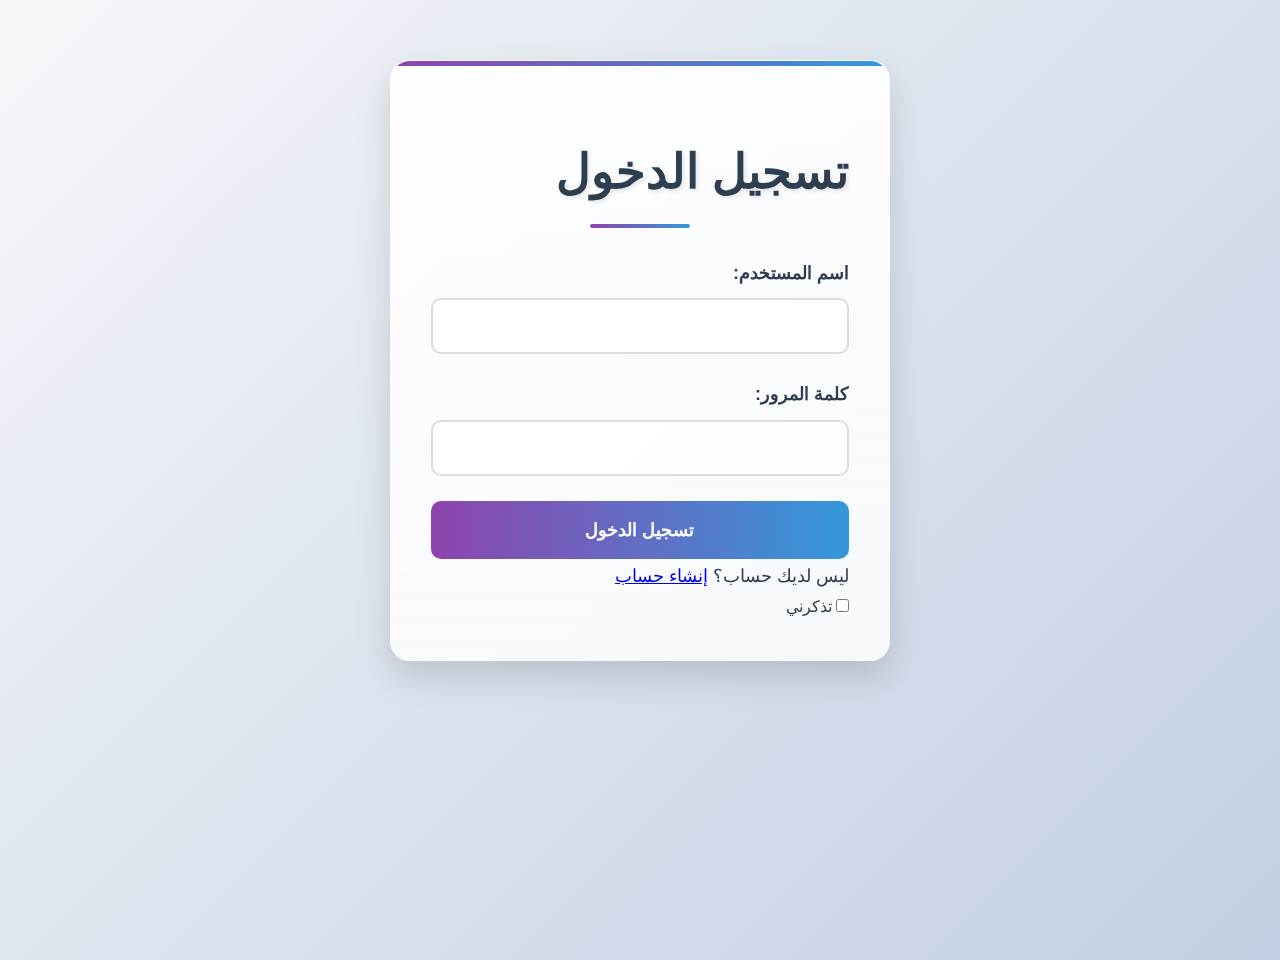
<file: index.html>
<!DOCTYPE html>
<html lang="ar" dir="rtl">
<head>
    <meta charset="UTF-8">
    <meta name="viewport" content="width=device-width, initial-scale=1.0">
    <title>تسجيل الدخول</title>
    <link rel="stylesheet" href="css/style.css">
</head>
<body>
    <div class="login-container">
        <h1>تسجيل الدخول</h1>
        <form action="about.html" method="get">
            <div class="form-group">
                <label for="username">اسم المستخدم:</label>
                <input type="text" id="username" name="username" required>
            </div>
            <div class="form-group">
                <label for="password">كلمة المرور:</label>
                <input type="password" id="password" name="password" required>
            </div>
            <button type="submit">تسجيل الدخول</button>
            <p>ليس لديك حساب؟ <a href="register.html">إنشاء حساب</a></p>
            <div>
                <input type="checkbox" id="remember">
                <label for="remember">تذكرني</label>
            </div>
        </form>
    </div>
</body>
</html>
</file>
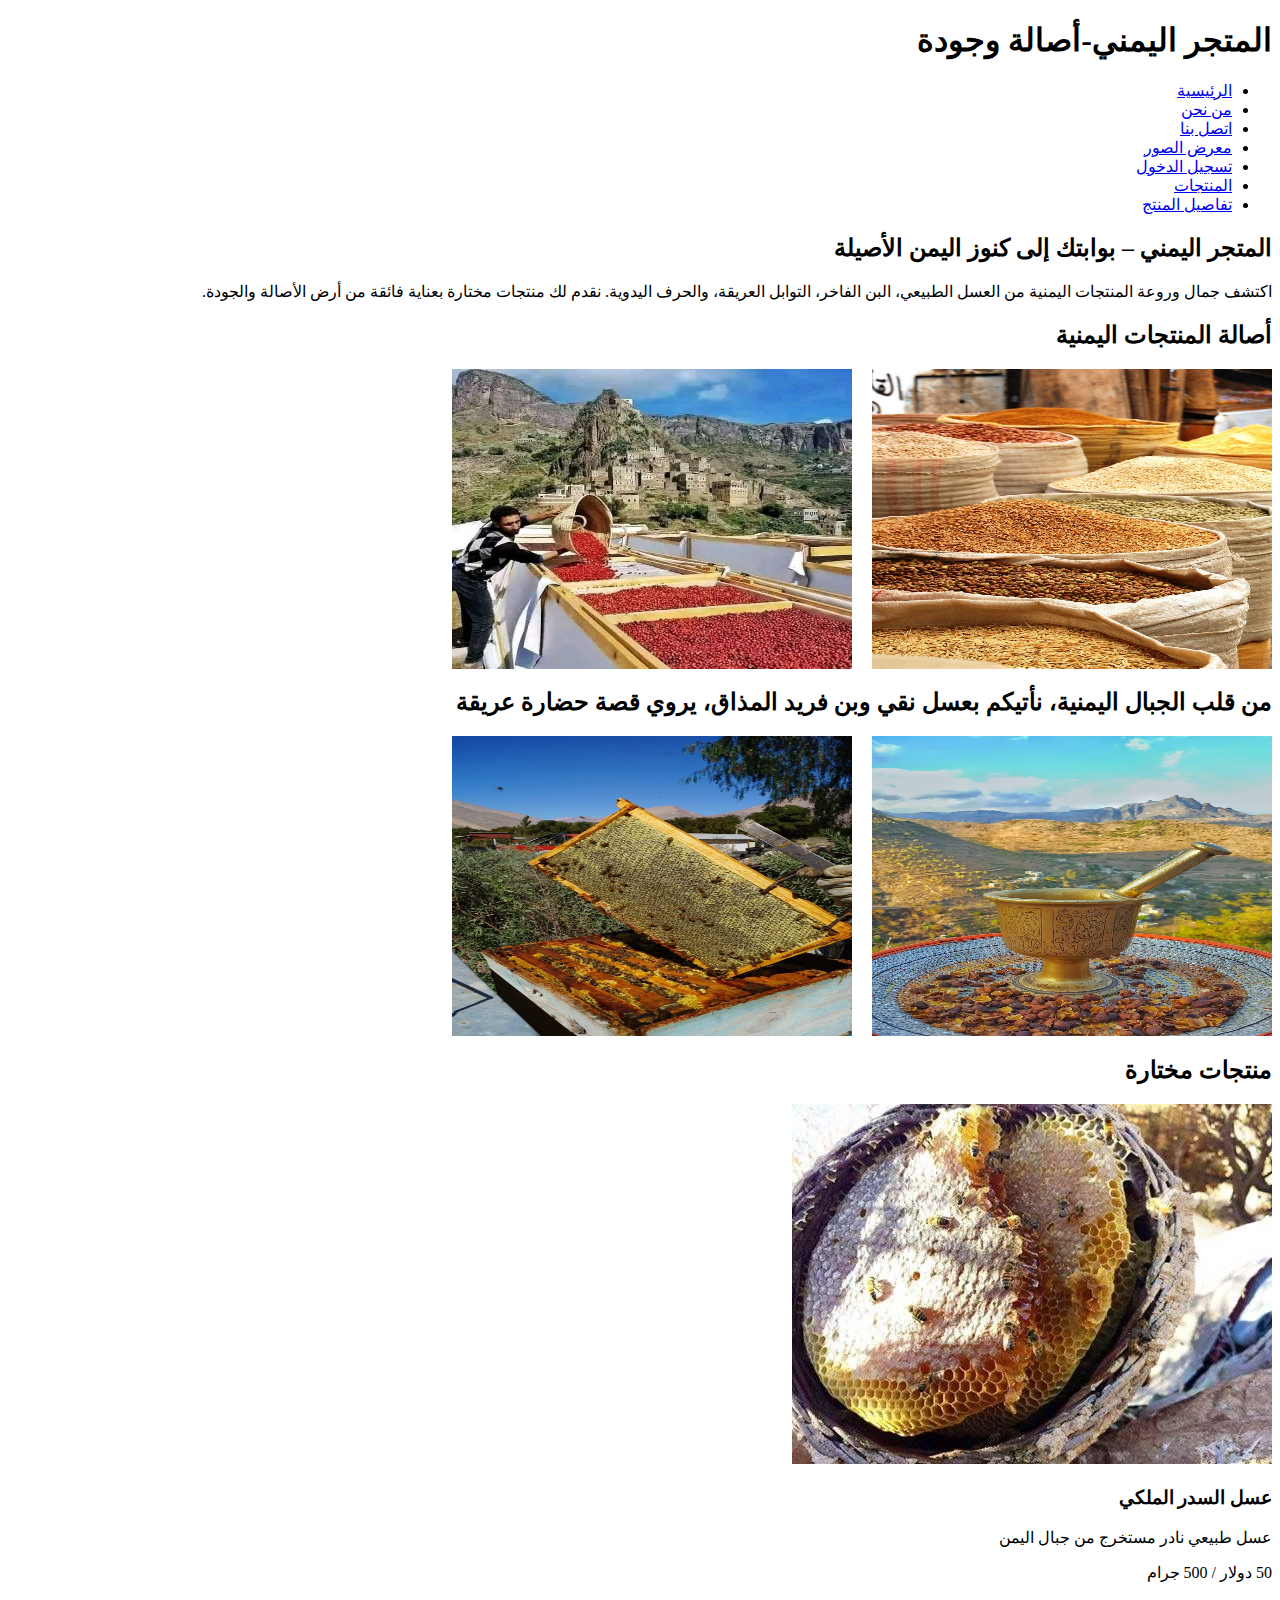
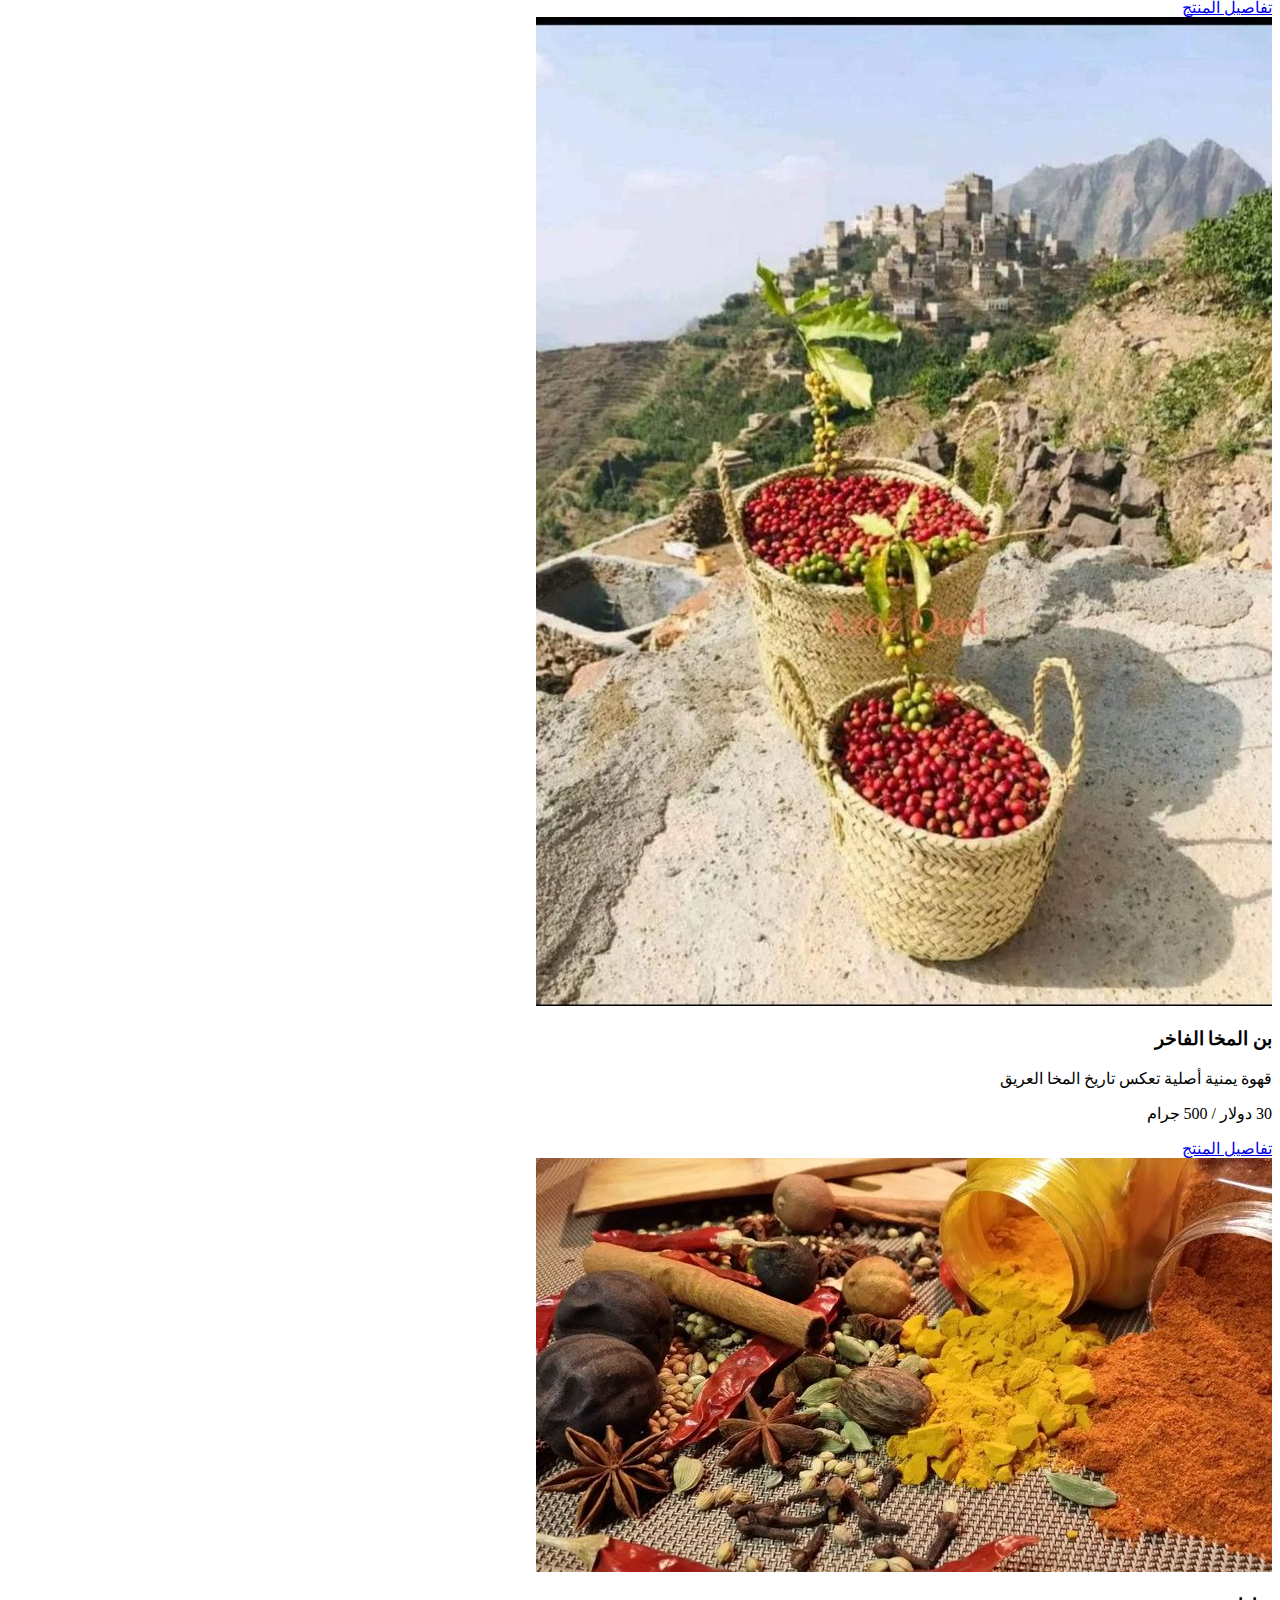
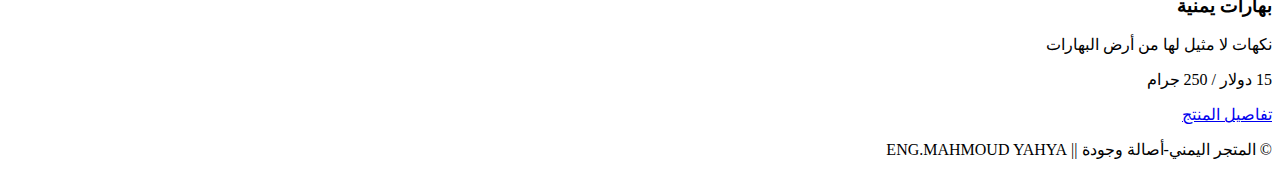
<file: HTML/index.html>
<!DOCTYPE html>
<html lang="ar" dir="rtl">
<head>
    <meta charset="UTF-8">
    <meta name="viewport" content="width=device-width, initial-scale=1.0">
    <link rel="stylesheet" href="C:\Users\hp\Desktop\مشاريعي\YAMANY SORY\CSS\stylesheet.css">
    <title>المتجر اليمني - أصالة وجودة</title>
</head>
<body>
    <header class="header">
        <h1 class="logo">المتجر اليمني-أصالة وجودة</h1>
        <nav class="nav">
            <ul class="nav-list">
                <li><a href="index.html" class="active">الرئيسية</a></li>
                <li><a href="about.html">من نحن</a></li>
                <li><a href="contact.html">اتصل بنا</a></li>
                <li><a href="gallery.html">معرض الصور</a></li>
                <li><a href="login.html">تسجيل الدخول</a></li>
                <li><a href="products.html">المنتجات</a></li>
                <li><a href="C:\Users\hp\Desktop\مشاريعي\YAMANY SORY\HTML\product-product.html">تفاصيل المنتج</a></li>
            </ul>
        </nav>
    </header>
    <main class="main">
        <section class="secA">
            <section>
                <h2>المتجر اليمني – بوابتك إلى كنوز اليمن الأصيلة</h2>
                <p>اكتشف جمال وروعة المنتجات اليمنية من العسل الطبيعي، البن الفاخر، التوابل العريقة، والحرف اليدوية. نقدم لك منتجات مختارة بعناية فائقة من أرض الأصالة والجودة.</p>
            </section>

            <section>
                <h2>أصالة المنتجات اليمنية</h2>
                <div style="display: flex; gap: 20px; flex-wrap: wrap;">
                    <img src="../images/بهارات_1.jpg" alt="بهارات يمنية أصيلة" width="400" height="300">
                    <img src="../images/تجفيف_البن.jpg" alt="تجفيف البن اليمني" width="400" height="300">
                </div>
            </section>
        </section>

        <section class="secA">
            <h2>من قلب الجبال اليمنية، نأتيكم بعسل نقي وبن فريد المذاق، يروي قصة حضارة عريقة</h2>
            <div style="display: flex; gap: 20px; flex-wrap: wrap;">
                <img src="../images/بن_2.jpg" alt="بن يمني فاخر" width="400" height="300">
                <img src="../images/عسل_5.jpg" alt="عسل يمني نقي" width="400" height="300">
            </div>
        </section>

        <section class="secA">
            <h2>منتجات مختارة</h2>
            <div class="product-grid">
                <div class="product-card">
                    <img src="../images/عسل_2.jpg" alt="عسل السدر الملكي">
                    <div class="product-info">
                        <h3>عسل السدر الملكي</h3>
                        <p>عسل طبيعي نادر مستخرج من جبال اليمن</p>
                        <p class="price">50 دولار / 500 جرام</p>
                        <a href="C:\Users\hp\Desktop\مشاريعي\YAMANY SORY\HTML\product-product.html#honey" class="btn">تفاصيل المنتج</a>
                    </div>
                </div>
                
                <div class="product-card">
                    <img src="../images/بن_3.jpg" alt="بن المخا الفاخر">
                    <div class="product-info">
                        <h3>بن المخا الفاخر</h3>
                        <p>قهوة يمنية أصلية تعكس تاريخ المخا العريق</p>
                        <p class="price">30 دولار / 500 جرام</p>
                        <a href="C:\Users\hp\Desktop\مشاريعي\YAMANY SORY\HTML\product-product.html#coffee" class="btn">تفاصيل المنتج</a>
                    </div>
                </div>
                
                <div class="product-card">
                    <img src="../images/40b77476a1fb1870ea36e77b46f99229.jpg" alt="بهارات يمنية">
                    <div class="product-info">
                        <h3>بهارات يمنية</h3>
                        <p>نكهات لا مثيل لها من أرض البهارات</p>
                        <p class="price">15 دولار / 250 جرام</p>
                        <a href="products.html" class="btn">تفاصيل المنتج</a>
                    </div>
                </div>
            </div>
        </section>
    </main>
    <footer>
        <p>&copy; المتجر اليمني-أصالة وجودة || ENG.MAHMOUD YAHYA</p>
    </footer>
</body>
</html>
</file>
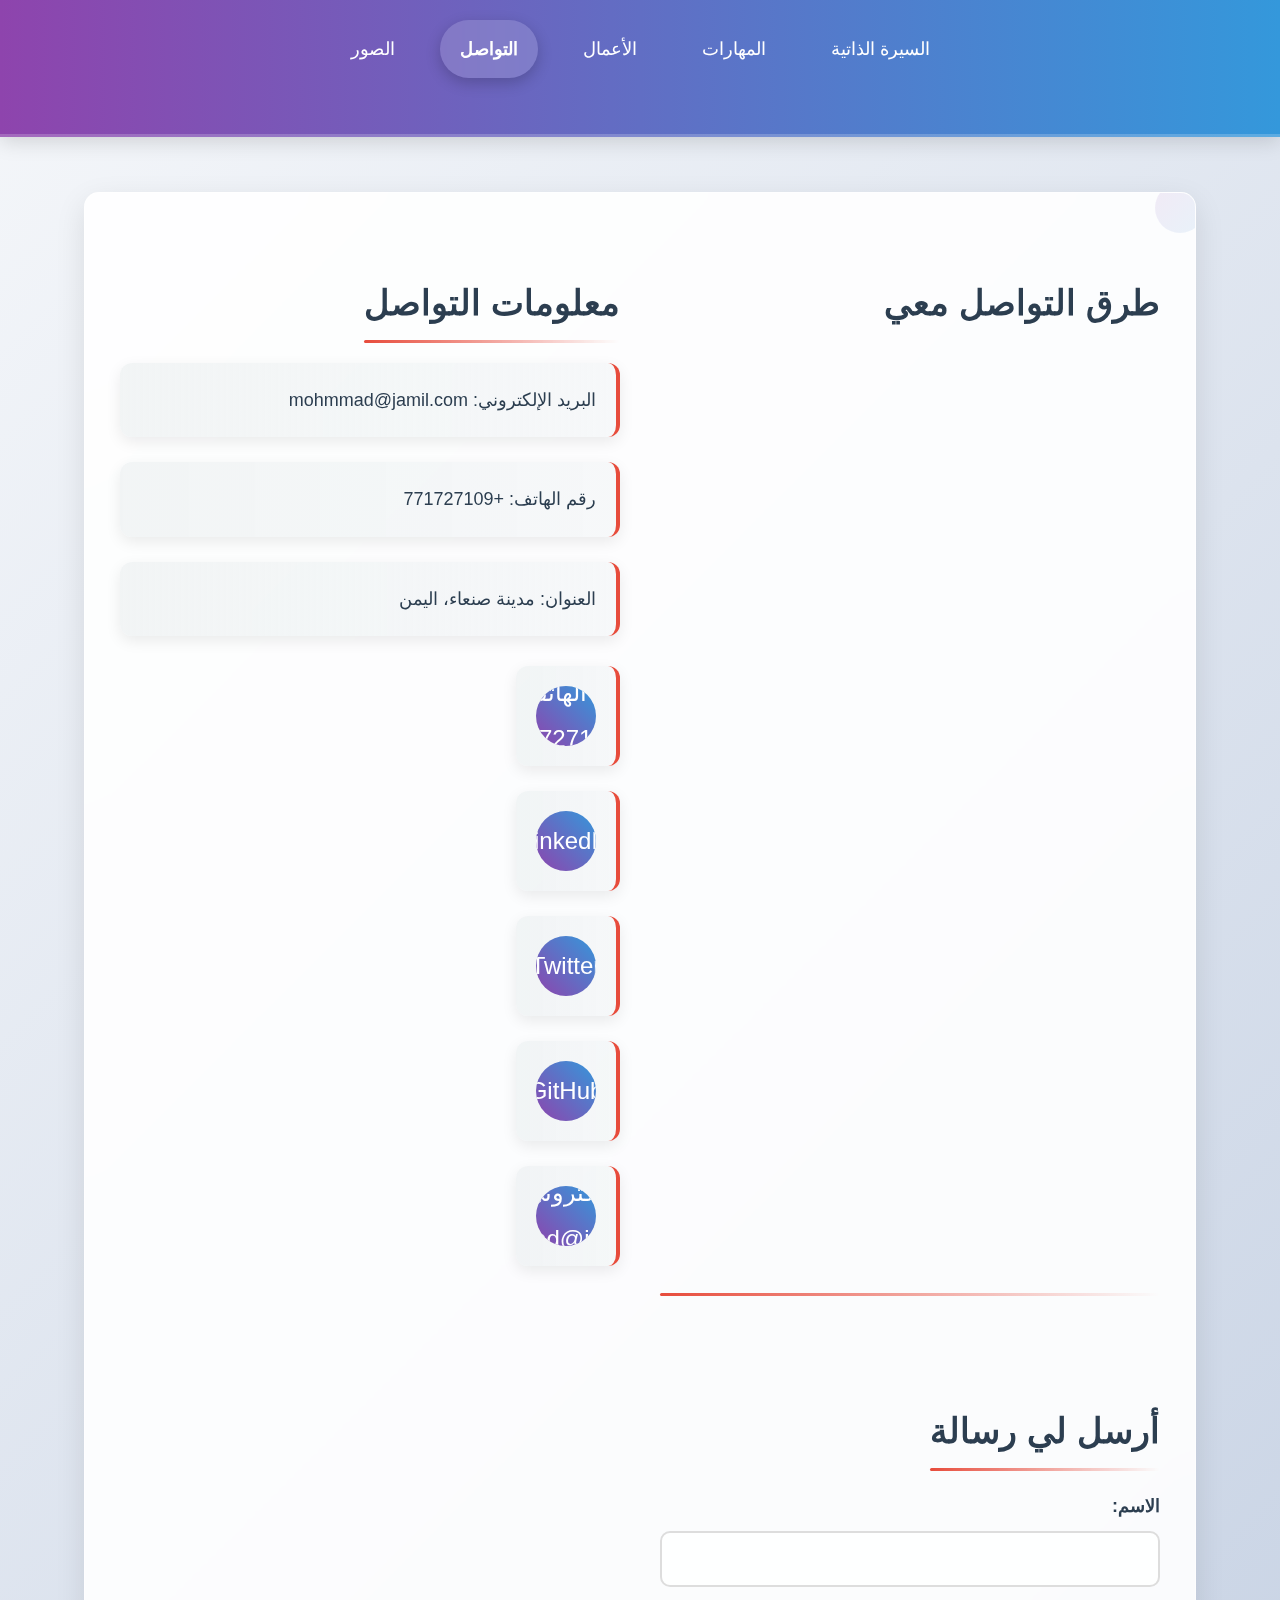
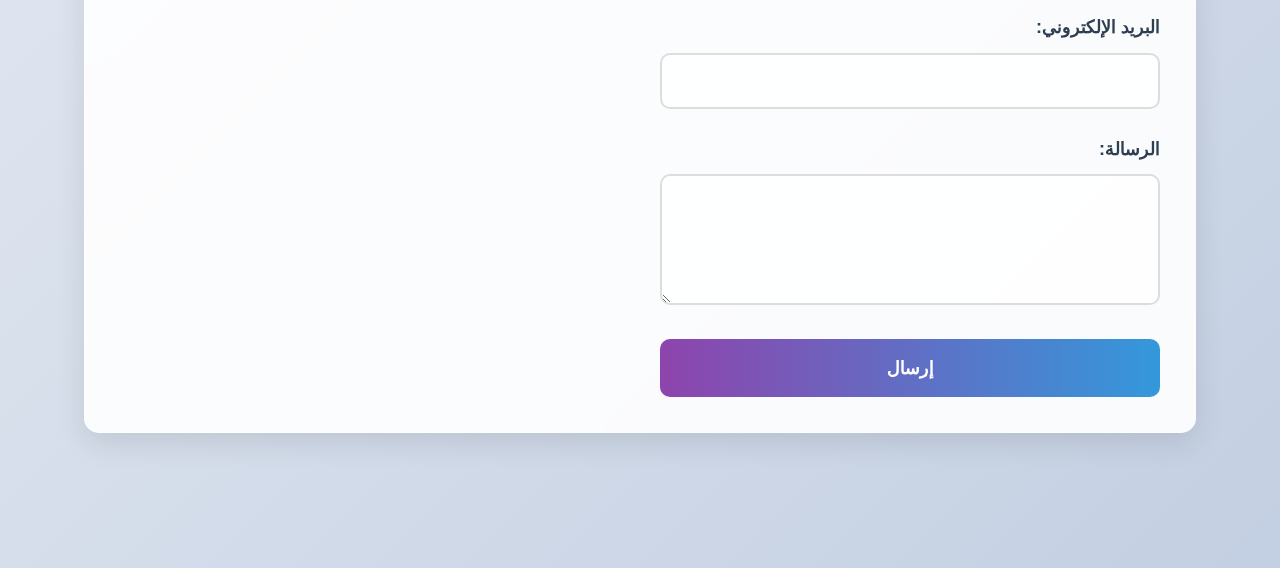
<file: contact.html>
<!DOCTYPE html>
<html lang="ar" dir="rtl">
<head>
    <meta charset="UTF-8">
    <meta name="viewport" content="width=device-width, initial-scale=1.0">
    <title>التواصل</title>
    <link rel="stylesheet" href="css/style.css">
</head>
<body>
    <header>
        <nav>
            <ul>
                <li><a href="about.html">السيرة الذاتية</a></li>
                <li><a href="skills.html">المهارات</a></li>
                <li><a href="work.html">الأعمال</a></li>
                <li><a href="contact.html" class="active">التواصل</a></li>
                <li><a href="gallery.html">الصور</a></li>
            </ul>
        </nav>
    </header>

    <main class="container">
        <section class="contact-section">
            <h2>طرق التواصل معي</h2>
            
            <div class="contact-info">
                <h2>معلومات التواصل</h2>
                <ul>
                    <li>البريد الإلكتروني: mohmmad@jamil.com</li>
                    <li>رقم الهاتف: +771727109</li>
                    <li>العنوان: مدينة صنعاء، اليمن</li>
                </ul>
                
                <div class="social-links">
                    <ul>
                        <li><a href="#">رقم الهاتف: +771727109</a></li>
                        <li><a href="#">LinkedIn</a></li>
                        <li><a href="#">Twitter</a></li>
                        <li><a href="#">GitHub</a></li>
                        <li><a href="#">البريد الإلكتروني: mohmmad@jamil.com</a></li>
                    </ul>
                </div>
            </div>
        
            <div class="contact-form">
                <h2>أرسل لي رسالة</h2>
                <form>
                    <div class="form-group">
                        <label for="name">الاسم:</label>
                        <input type="text" id="name" required>
                    </div>
                    <div class="form-group">
                        <label for="email">البريد الإلكتروني:</label>
                        <input type="email" id="email" required>
                    </div>
                    <div class="form-group">
                        <label for="message">الرسالة:</label>
                        <textarea id="message" rows="5" required></textarea>
                    </div>
                    <button type="submit">إرسال</button>
                </form>
            </div>
        </section>
    </main>
</body>
</html>
</file>
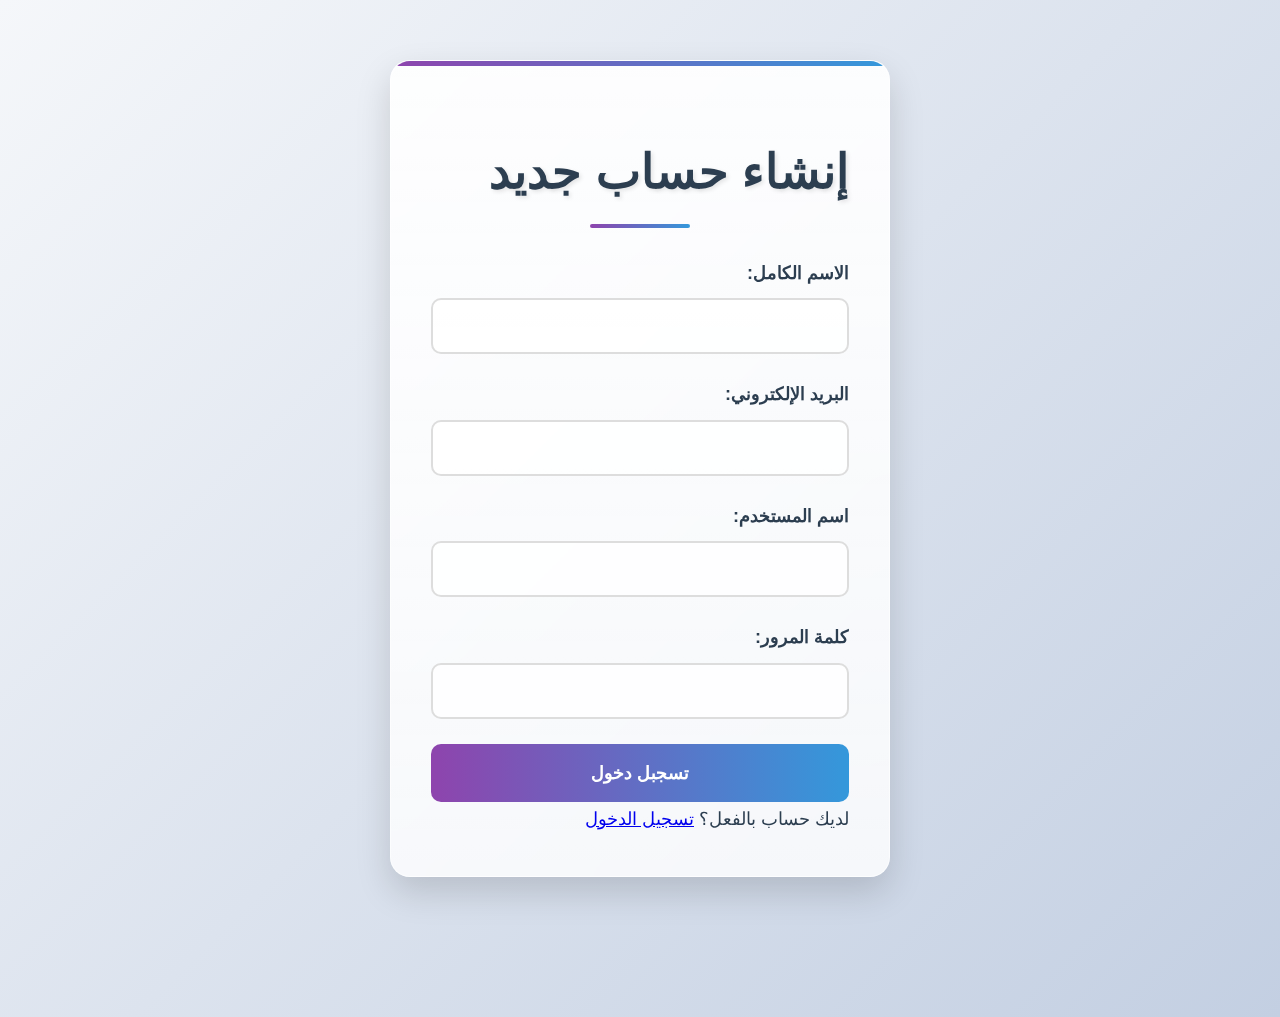
<file: register.html>
<!DOCTYPE html>
<html lang="ar" dir="rtl">
<head>
    <meta charset="UTF-8">
    <meta name="viewport" content="width=device-width, initial-scale=1.0">
    <title>إنشاء حساب - </title>
    <link rel="stylesheet" href="../css/style.css">
    


</head>
<body>
    <div class="register-container">
        <h1>إنشاء حساب جديد</h1>
        <form action="about.html.html">
            <div class="form-group">
                <label for="fullname">الاسم الكامل:</label>
                <input type="text" id="fullname" required>
            </div>
            <div class="form-group">
                <label for="email">البريد الإلكتروني:</label>
                <input type="email" id="email" required>
            </div>
            <div class="form-group">
                <label for="new-username">اسم المستخدم:</label>
                <input type="text" id="new-username" required>
            </div>
            <div class="form-group">
                <label for="new-password">كلمة المرور:</label>
                <input type="password" id="new-password" required>
            </div>
            <button type="submit">تسجبل  دخول</button>
            <p>لديك حساب بالفعل؟ <a href="index.html">تسجيل الدخول</a></p>
        </form>
    </div>
</body>
</html>
</file>
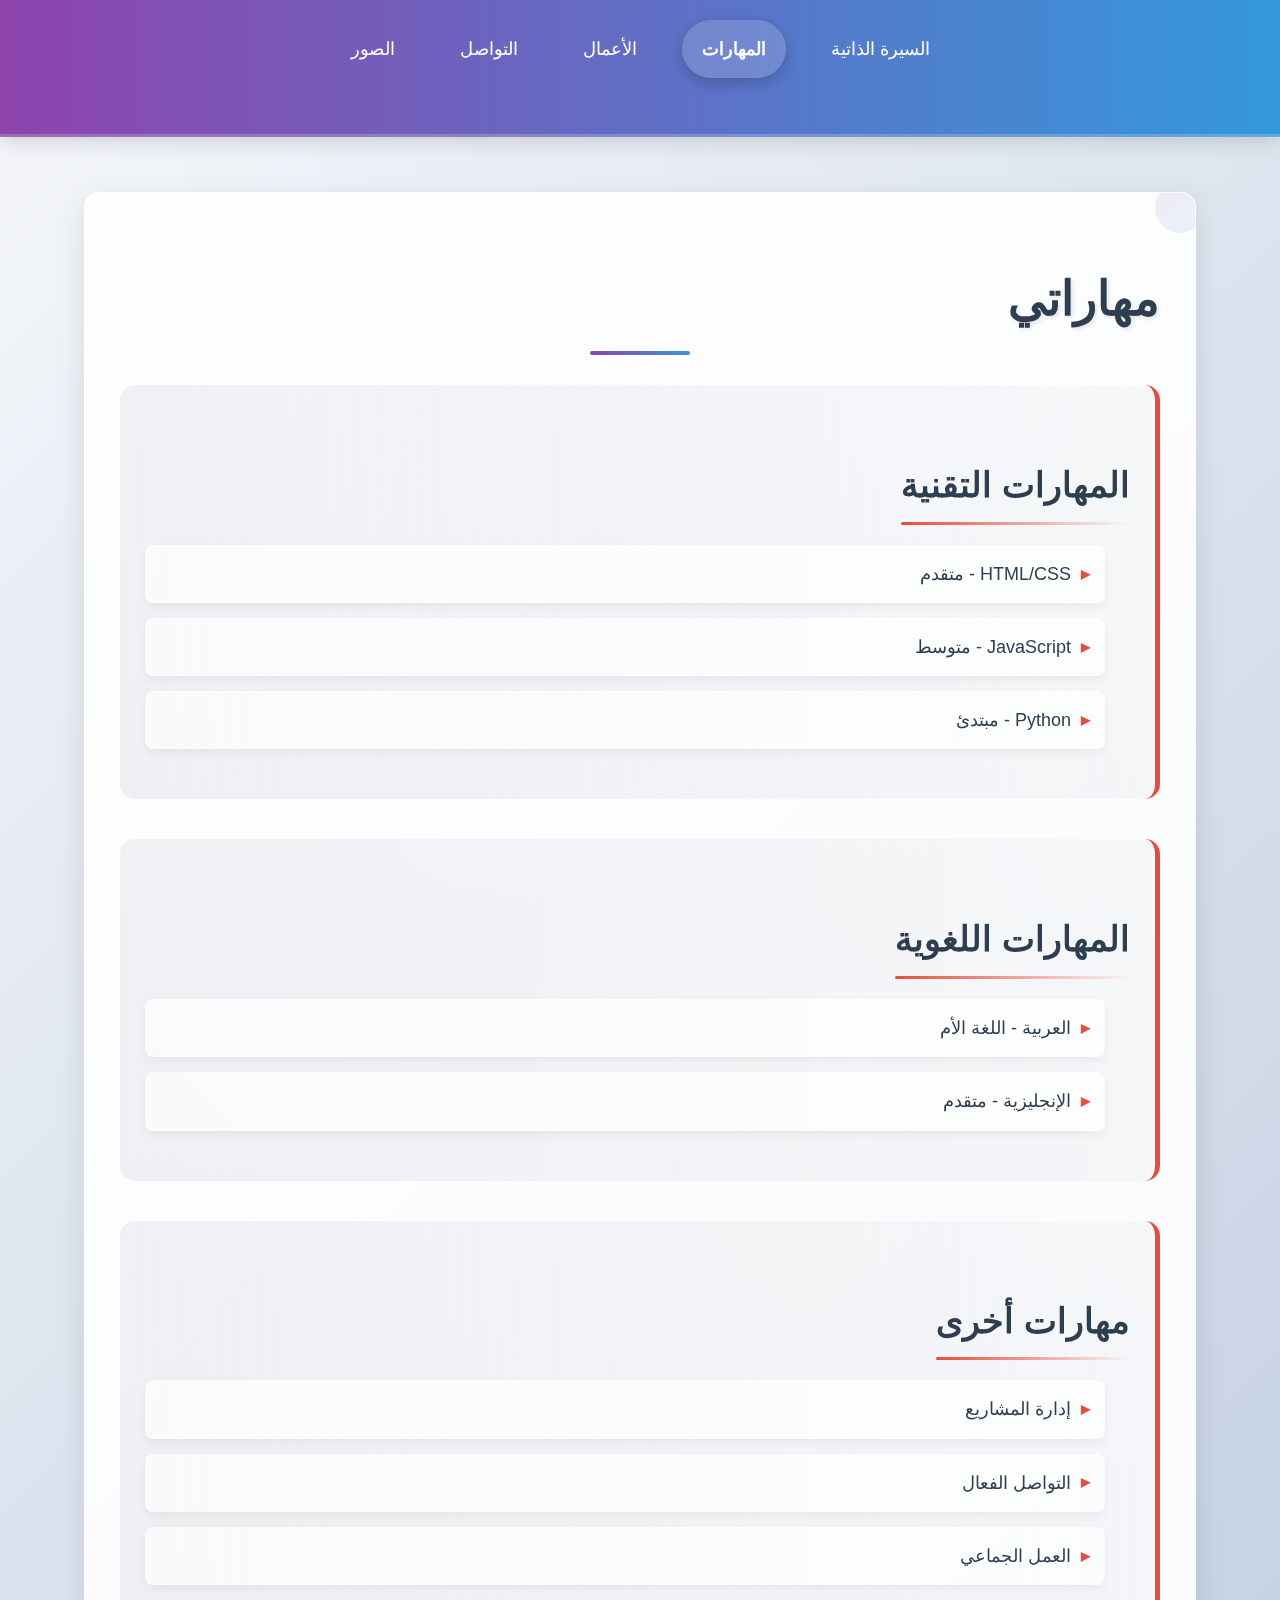
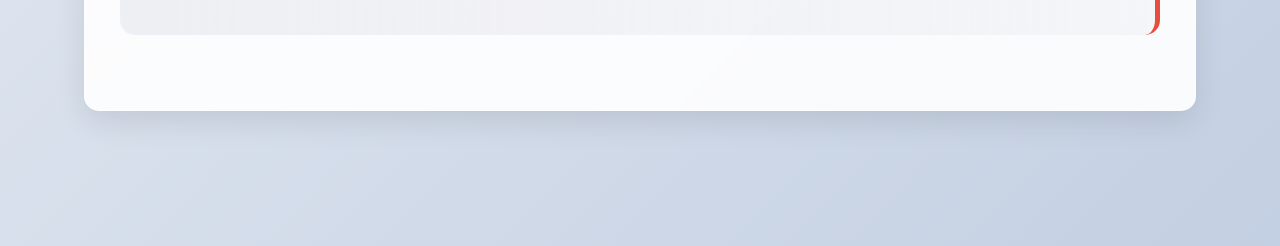
<file: skills.html>
<!DOCTYPE html>
<html lang="ar" dir="rtl">
<head>
    <meta charset="UTF-8">
    <meta name="viewport" content="width=device-width, initial-scale=1.0">
    <title>المهارات - و</title>
<link rel="stylesheet" href="../css/style.css">

  
    
</head>
<body>
    <header>
        <nav>
            <ul>
                <li><a href="about.html.html">السيرة الذاتية</a></li>
                <li><a href="skills.html" class="active">المهارات</a></li>
                <li><a href="work.html">الأعمال</a></li>
                <li><a href="contact.html">التواصل</a></li>
                <li><a href="gallery.html">الصور</a></li>
            </ul>
        </nav>
    </header>

    <main class="container">
        <section class="skills-section">
            <h1>مهاراتي</h1>
            
            <div class="skills-category">
                <h2>المهارات التقنية</h2>
                <ul>
                    <li>HTML/CSS - متقدم</li>
                    <li>JavaScript - متوسط</li>
                    <li>Python - مبتدئ</li>
                </ul>
            </div>
            
            <div class="skills-category">
                <h2>المهارات اللغوية</h2>
                <ul>
                    <li>العربية - اللغة الأم</li>
                    <li>الإنجليزية - متقدم</li>
                </ul>
            </div>
            
            <div class="skills-category">
                <h2>مهارات أخرى</h2>
                <ul>
                    <li>إدارة المشاريع</li>
                    <li>التواصل الفعال</li>
                    <li>العمل الجماعي</li>
                </ul>
            </div>
        </section>
    </main>

   
</body>
</html>
</file>
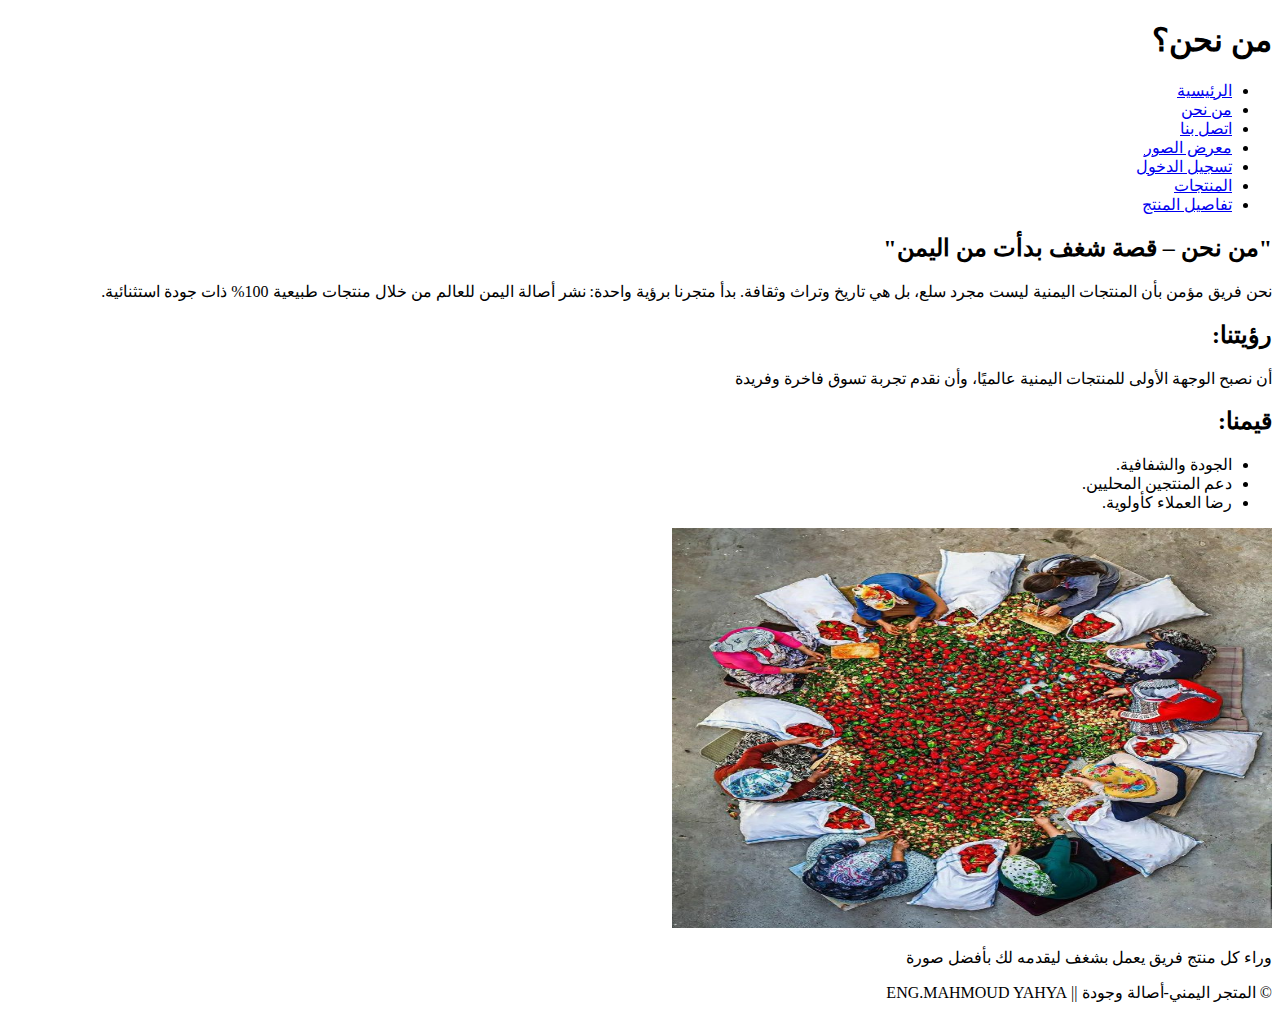
<file: HTML/about.html>
<!DOCTYPE html>
<html lang="ar" dir="rtl">
<head>
    <meta charset="UTF-8">
    <meta name="viewport" content="width=device-width, initial-scale=1.0">
    <link rel="stylesheet" href="C:\Users\hp\Desktop\مشاريعي\YAMANY SORY\CSS\stylesheet.css">
    <title>من نحن - المتجر اليمني</title>
</head>
<body>
    <header class="header">
        <h1 class="logo">من نحن؟</h1>
        <nav class="nav">
            <ul class="nav-list">
                <li><a href="index.html">الرئيسية</a></li>
                <li><a href="about.html" class="active">من نحن</a></li>
                <li><a href="contact.html">اتصل بنا</a></li>
                <li><a href="gallery.html">معرض الصور</a></li>
                <li><a href="login.html">تسجيل الدخول</a></li>
                <li><a href="products.html">المنتجات</a></li>
                <li><a href="C:\Users\hp\Desktop\مشاريعي\YAMANY SORY\HTML\product-product.html">تفاصيل المنتج</a></li>
            </ul>
        </nav>
    </header>
    <main class="main">
        <section class="secA">
            <section>
                <h2>"من نحن – قصة شغف بدأت من اليمن"</h2>
                <p>نحن فريق مؤمن بأن المنتجات اليمنية ليست مجرد سلع، بل هي تاريخ وتراث وثقافة. بدأ متجرنا برؤية واحدة: نشر أصالة اليمن للعالم من خلال منتجات طبيعية 100% ذات جودة استثنائية.</p>
            </section>

            <section>
                <h2>رؤيتنا:</h2>
                <p>أن نصبح الوجهة الأولى للمنتجات اليمنية عالميًا، وأن نقدم تجربة تسوق فاخرة وفريدة</p>
            </section>

            <section>
                <h2>قيمنا:</h2>
                <ul>
                    <li>الجودة والشفافية.</li>
                    <li>دعم المنتجين المحليين.</li>
                    <li>رضا العملاء كأولوية.</li>
                </ul>
            </section>

            <section>
                <img src="../images/بن_1.jpg" alt="فريق العمل في المتجر اليمني" width="600" height="400">
                <p>وراء كل منتج فريق يعمل بشغف ليقدمه لك بأفضل صورة</p>
            </section>
        </section>
    </main>
    <footer>
        <p>&copy; المتجر اليمني-أصالة وجودة || ENG.MAHMOUD YAHYA</p>
    </footer>
</body>
</html>
</file>
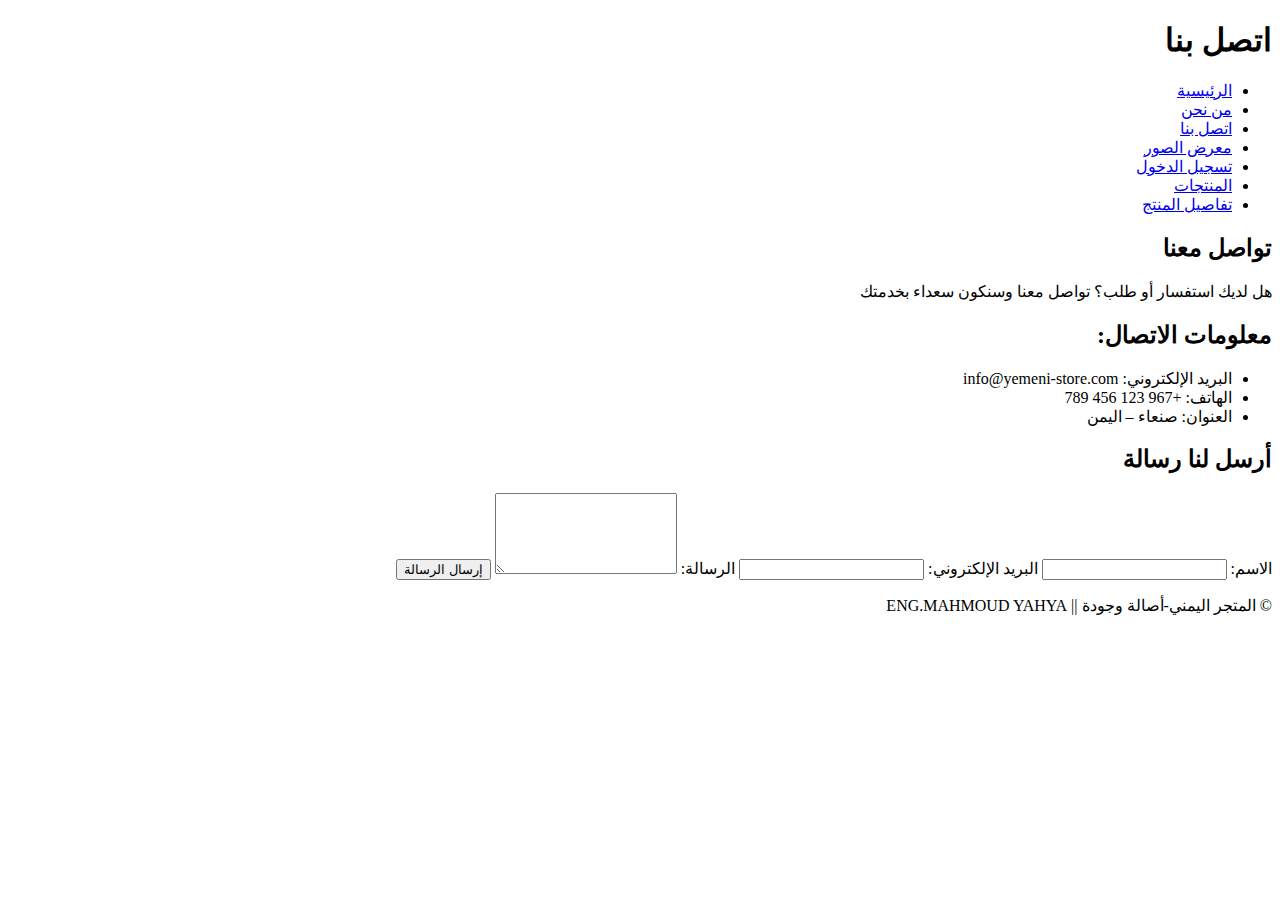
<file: HTML/contact.html>
<!DOCTYPE html>
<html lang="ar" dir="rtl">
<head>
    <meta charset="UTF-8">
    <meta name="viewport" content="width=device-width, initial-scale=1.0">
    <link rel="stylesheet" href="C:\Users\hp\Desktop\مشاريعي\YAMANY SORY\CSS\stylesheet.css">
    <title>اتصل بنا - المتجر اليمني</title>
</head>
<body>
    <header class="header">
        <h1 class="logo">اتصل بنا</h1>
        <nav class="nav">
            <ul class="nav-list">
                <li><a href="index.html">الرئيسية</a></li>
                <li><a href="about.html">من نحن</a></li>
                <li><a href="contact.html" class="active">اتصل بنا</a></li>
                <li><a href="gallery.html">معرض الصور</a></li>
                <li><a href="login.html">تسجيل الدخول</a></li>
                <li><a href="products.html">المنتجات</a></li>
                <li><a href="C:\Users\hp\Desktop\مشاريعي\YAMANY SORY\HTML\product-product.html">تفاصيل المنتج</a></li>
            </ul>
        </nav>
    </header>
    <main class="main">
        <section class="secA">
            <section>
                <h2>تواصل معنا</h2>
                <p>هل لديك استفسار أو طلب؟ تواصل معنا وسنكون سعداء بخدمتك</p>
            </section>

            <section>
                <h2>معلومات الاتصال:</h2>
                <ul>
                    <li>البريد الإلكتروني: info@yemeni-store.com</li>
                    <li>الهاتف: +967 123 456 789</li>
                    <li>العنوان: صنعاء – اليمن</li>
                </ul>
            </section>
            
            <section class="form-container">
                <h2>أرسل لنا رسالة</h2>
                <form class="form">
                    <label for="name">الاسم:</label>
                    <input type="text" id="name" name="name" required>
                    
                    <label for="email">البريد الإلكتروني:</label>
                    <input type="email" id="email" name="email" required>
                    
                    <label for="message">الرسالة:</label>
                    <textarea id="message" name="message" rows="5" required></textarea>
                    
                    <button type="submit" class="btn">إرسال الرسالة</button>
                </form>
            </section>
        </section>
    </main>
    <footer>
        <p>&copy; المتجر اليمني-أصالة وجودة || ENG.MAHMOUD YAHYA</p>
    </footer>
</body>
</html>
</file>
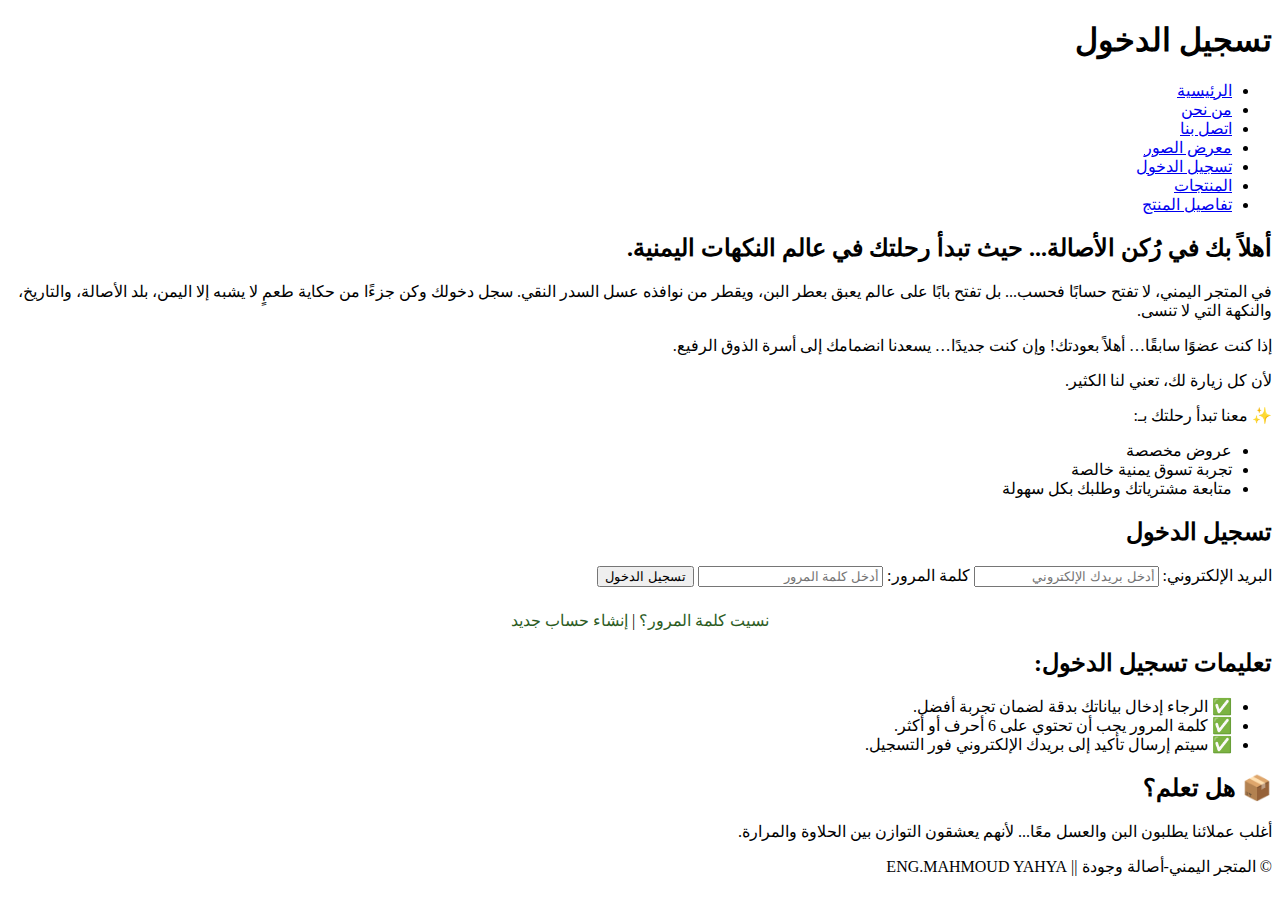
<file: HTML/login.html>
<!DOCTYPE html>
<html lang="ar" dir="rtl">
<head>
    <meta charset="UTF-8">
    <meta name="viewport" content="width=device-width, initial-scale=1.0">
    <link rel="stylesheet" href="C:\Users\hp\Desktop\مشاريعي\YAMANY SORY\CSS\stylesheet.css">
    <title>تسجيل الدخول - المتجر اليمني</title>
</head>
<body>
    <header class="header">
        <h1 class="logo">تسجيل الدخول</h1>
        <nav class="nav">
            <ul class="nav-list">
                <li><a href="index.html">الرئيسية</a></li>
                <li><a href="about.html">من نحن</a></li>
                <li><a href="contact.html">اتصل بنا</a></li>
                <li><a href="gallery.html">معرض الصور</a></li>
                <li><a href="login.html" class="active">تسجيل الدخول</a></li>
                <li><a href="products.html">المنتجات</a></li>
                <li><a href="C:\Users\hp\Desktop\مشاريعي\YAMANY SORY\HTML\product-product.html">تفاصيل المنتج</a></li>
            </ul>
        </nav>
    </header>
    <main class="main">
        <section class="secA">
            <h2>أهلاً بك في رُكن الأصالة... حيث تبدأ رحلتك في عالم النكهات اليمنية.</h2>
            <p>في المتجر اليمني، لا تفتح حسابًا فحسب... بل تفتح بابًا على عالم يعبق بعطر البن، ويقطر من نوافذه عسل السدر النقي. سجل دخولك وكن جزءًا من حكاية طعمٍ لا يشبه إلا اليمن، بلد الأصالة، والتاريخ، والنكهة التي لا تنسى.</p>
            <p>إذا كنت عضوًا سابقًا… أهلاً بعودتك! وإن كنت جديدًا… يسعدنا انضمامك إلى أسرة الذوق الرفيع.</p>
            <p>لأن كل زيارة لك، تعني لنا الكثير.</p>
            <p>✨ معنا تبدأ رحلتك بـ:</p>
            <ul>
                <li>عروض مخصصة</li>
                <li>تجربة تسوق يمنية خالصة</li>
                <li>متابعة مشترياتك وطلبك بكل سهولة</li>
            </ul>
        </section>

        <section class="form-container">
            <h2>تسجيل الدخول</h2>
            <form class="form">
                <label for="email">البريد الإلكتروني:</label>
                <input type="email" id="email" name="email" placeholder="أدخل بريدك الإلكتروني" required>
                
                <label for="password">كلمة المرور:</label>
                <input type="password" id="password" name="password" placeholder="أدخل كلمة المرور" required>
                
                <button type="submit" class="btn">تسجيل الدخول</button>
            </form>
            
            <p style="margin-top: 1.5rem; text-align: center;">
                <a href="#" style="color: #2c5c1f; text-decoration: none;">نسيت كلمة المرور؟</a> | 
                <a href="#" style="color: #2c5c1f; text-decoration: none;">إنشاء حساب جديد</a>
            </p>
        </section>

        <section class="secA">
            <h2>تعليمات تسجيل الدخول:</h2>
            <ul>
                <li>✅ الرجاء إدخال بياناتك بدقة لضمان تجربة أفضل.</li>
                <li>✅ كلمة المرور يجب أن تحتوي على 6 أحرف أو أكثر.</li>
                <li>✅ سيتم إرسال تأكيد إلى بريدك الإلكتروني فور التسجيل.</li>
            </ul>
        </section>

        <section class="secA">
            <h2>📦 هل تعلم؟</h2>
            <p>أغلب عملائنا يطلبون البن والعسل معًا... لأنهم يعشقون التوازن بين الحلاوة والمرارة.</p>
        </section>
    </main>
    <footer>
        <p>&copy; المتجر اليمني-أصالة وجودة || ENG.MAHMOUD YAHYA</p>
    </footer>
</body>
</html>
</file>
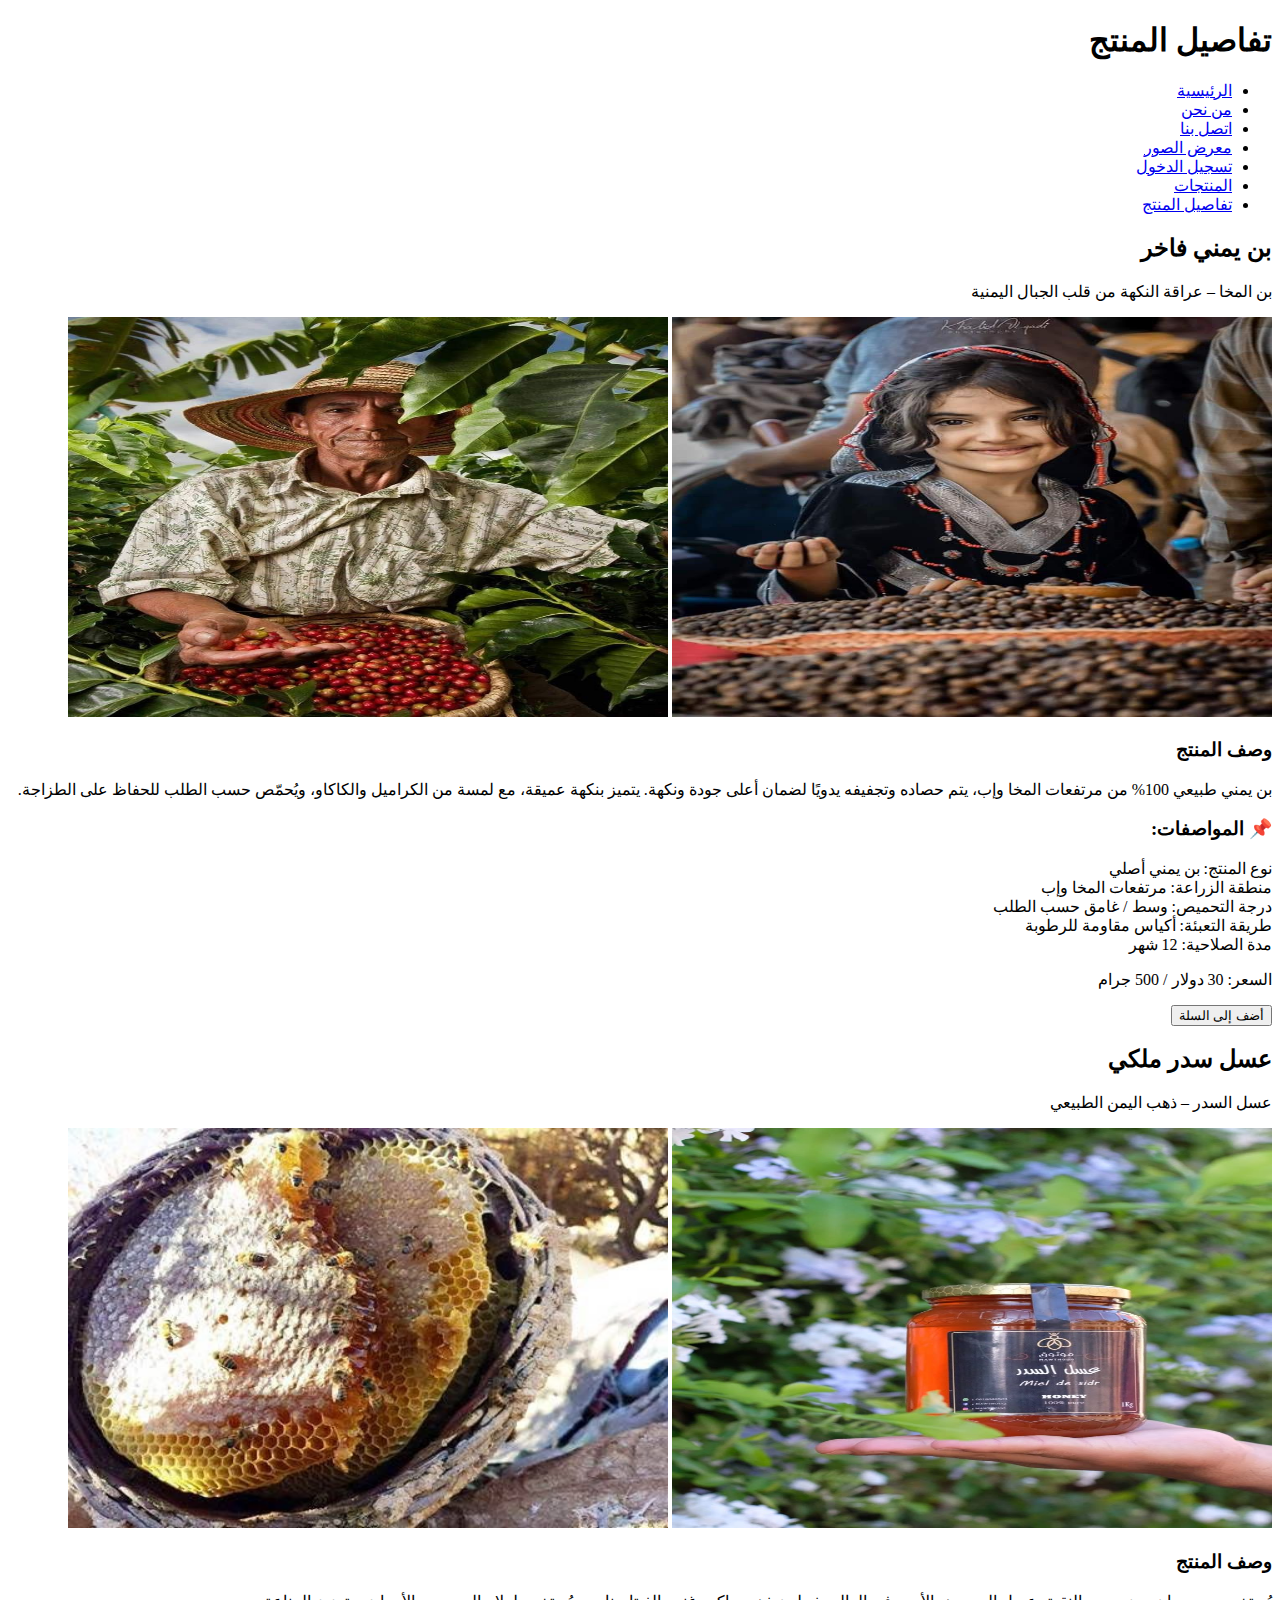
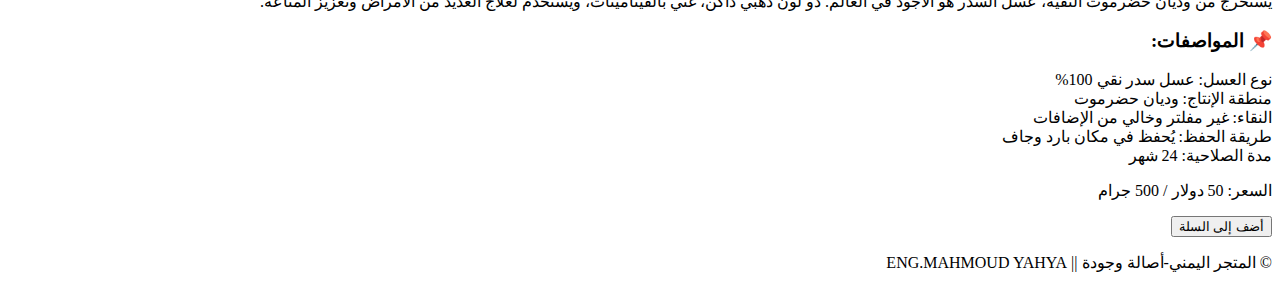
<file: HTML/product-product.html>
<!DOCTYPE html>
<html lang="ar" dir="rtl">
<head>
    <meta charset="UTF-8">
    <meta name="viewport" content="width=device-width, initial-scale=1.0">
    <link rel="stylesheet" href="C:\Users\hp\Desktop\مشاريعي\YAMANY SORY\CSS\stylesheet.css">
    <title>تفاصيل المنتج - المتجر اليمني</title>
</head>
<body>
    <header class="header">
        <h1 class="logo">تفاصيل المنتج</h1>
        <nav class="nav">
            <ul class="nav-list">
                <li><a href="index.html">الرئيسية</a></li>
                <li><a href="about.html">من نحن</a></li>
                <li><a href="contact.html">اتصل بنا</a></li>
                <li><a href="gallery.html">معرض الصور</a></li>
                <li><a href="login.html">تسجيل الدخول</a></li>
                <li><a href="products.html">المنتجات</a></li>
                <li><a href="C:\Users\hp\Desktop\مشاريعي\YAMANY SORY\HTML\product-product.html">تفاصيل المنتج</a></li>
            </ul>
        </nav>
    </header>
    <main class="main">
        <section class="secA">
            <h2 id="coffee">بن يمني فاخر</h2>
            <p>بن المخا – عراقة النكهة من قلب الجبال اليمنية</p>
            
            <div class="product-detail">
                <div class="product-gallery">
                    <img src="../images/11.jpg" alt="بن يمني" width="600" height="400">
                    <img src="../images/12.jpg" alt="بن يمني فاخر" width="600" height="400">
                </div>
                
                <div class="product-specs">
                    <h3>وصف المنتج</h3>
                    <p>بن يمني طبيعي 100% من مرتفعات المخا وإب، يتم حصاده وتجفيفه يدويًا لضمان أعلى جودة ونكهة. يتميز بنكهة عميقة، مع لمسة من الكراميل والكاكاو، ويُحمّص حسب الطلب للحفاظ على الطزاجة.</p>
                    
                    <h3>📌 المواصفات:</h3>
                    <div class="spec-item">
                        <span>نوع المنتج:</span>
                        <span>بن يمني أصلي</span>
                    </div>
                    <div class="spec-item">
                        <span>منطقة الزراعة:</span>
                        <span>مرتفعات المخا وإب</span>
                    </div>
                    <div class="spec-item">
                        <span>درجة التحميص:</span>
                        <span>وسط / غامق حسب الطلب</span>
                    </div>
                    <div class="spec-item">
                        <span>طريقة التعبئة:</span>
                        <span>أكياس مقاومة للرطوبة</span>
                    </div>
                    <div class="spec-item">
                        <span>مدة الصلاحية:</span>
                        <span>12 شهر</span>
                    </div>
                    
                    <p class="price">السعر: 30 دولار / 500 جرام</p>
                    <button class="buy-btn">أضف إلى السلة</button>
                </div>
            </div>
        </section>

        <section class="secA">
            <h2 id="honey">عسل سدر ملكي</h2>
            <p>عسل السدر – ذهب اليمن الطبيعي</p>
            
            <div class="product-detail">
                <div class="product-gallery">
                    <img src="../images/13.jpg" alt="عسل سدر" width="600" height="400">
                    <img src="../images/عسل_2.jpg" alt="عسل يمني" width="600" height="400">
                </div>
                
                <div class="product-specs">
                    <h3>وصف المنتج</h3>
                    <p>يُستخرج من وديان حضرموت النقية، عسل السدر هو الأجود في العالم. ذو لون ذهبي داكن، غني بالفيتامينات، ويُستخدم لعلاج العديد من الأمراض وتعزيز المناعة.</p>
                    
                    <h3>📌 المواصفات:</h3>
                    <div class="spec-item">
                        <span>نوع العسل:</span>
                        <span>عسل سدر نقي 100%</span>
                    </div>
                    <div class="spec-item">
                        <span>منطقة الإنتاج:</span>
                        <span>وديان حضرموت</span>
                    </div>
                    <div class="spec-item">
                        <span>النقاء:</span>
                        <span>غير مفلتر وخالي من الإضافات</span>
                    </div>
                    <div class="spec-item">
                        <span>طريقة الحفظ:</span>
                        <span>يُحفظ في مكان بارد وجاف</span>
                    </div>
                    <div class="spec-item">
                        <span>مدة الصلاحية:</span>
                        <span>24 شهر</span>
                    </div>
                    
                    <p class="price">السعر: 50 دولار / 500 جرام</p>
                    <button class="buy-btn">أضف إلى السلة</button>
                </div>
            </div>
        </section>
    </main>
    <footer>
        <p>&copy; المتجر اليمني-أصالة وجودة || ENG.MAHMOUD YAHYA</p>
    </footer>
</body>
</html>
</file>
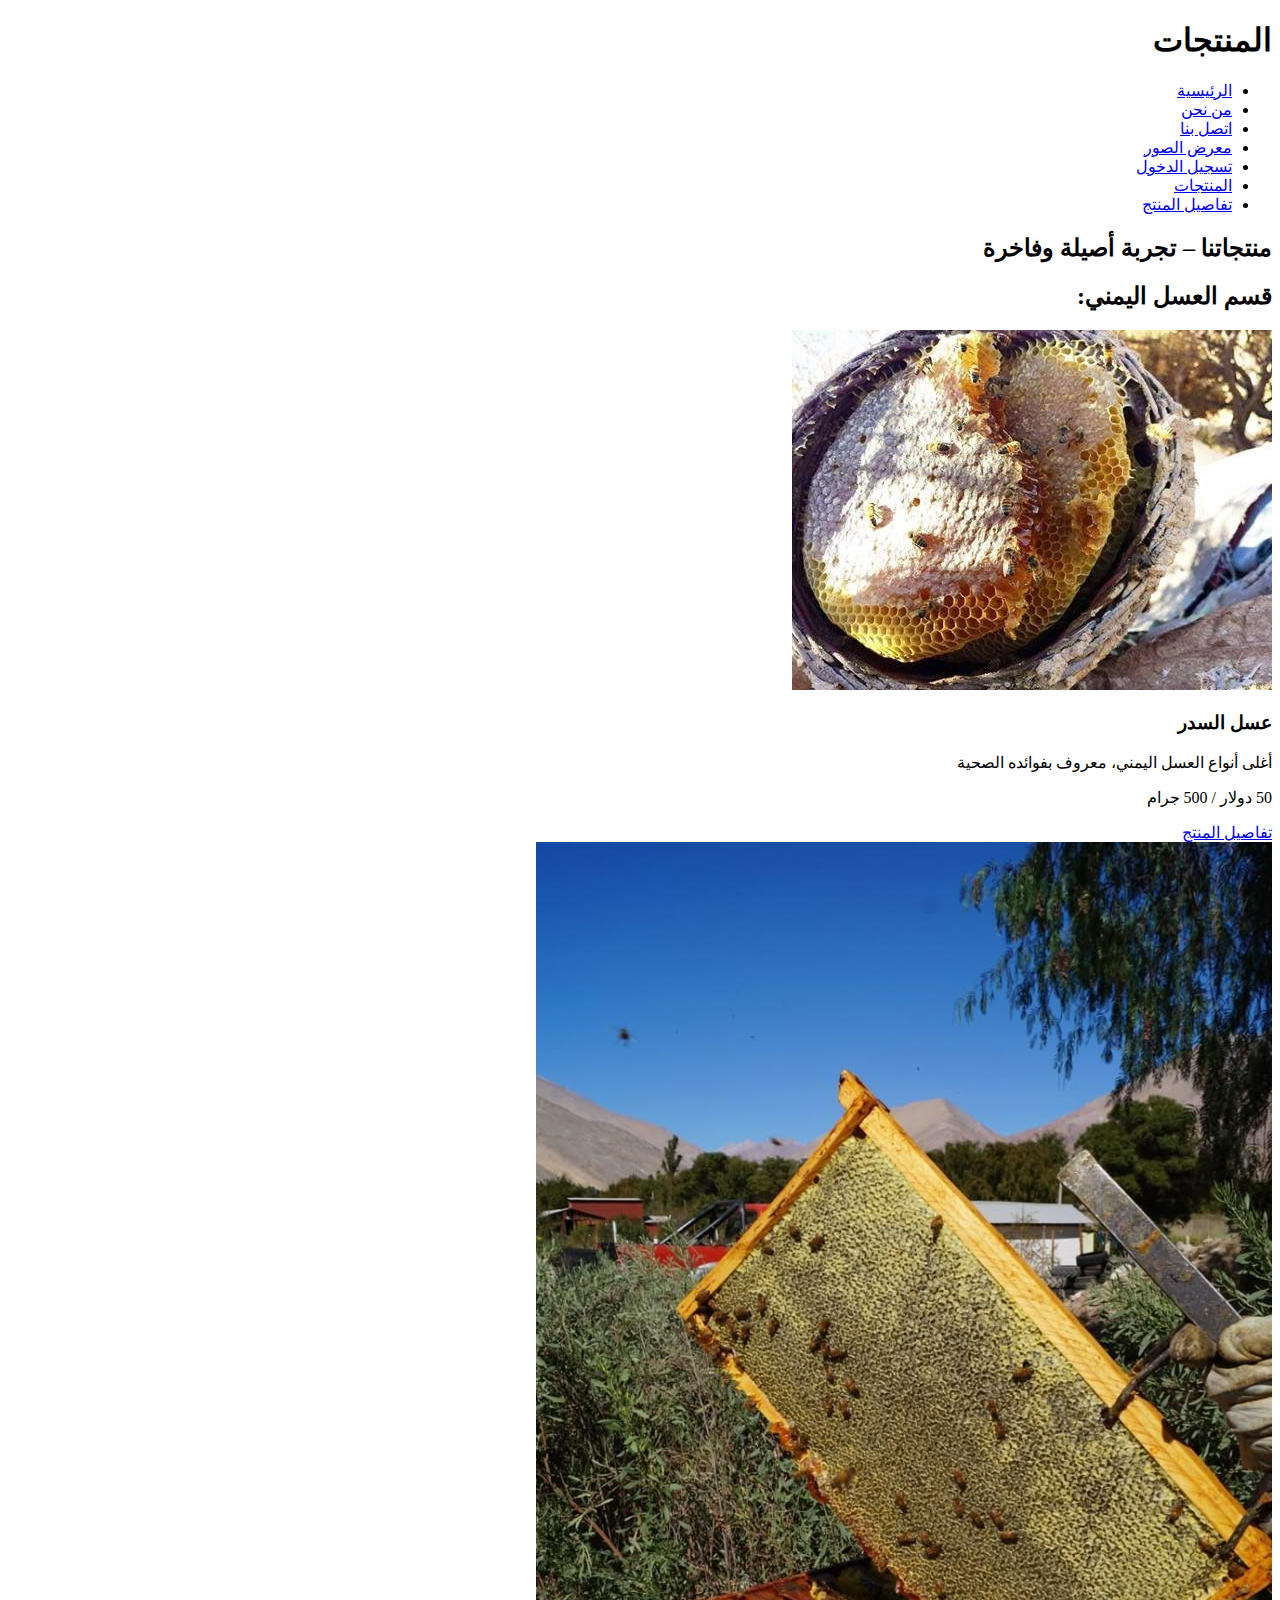
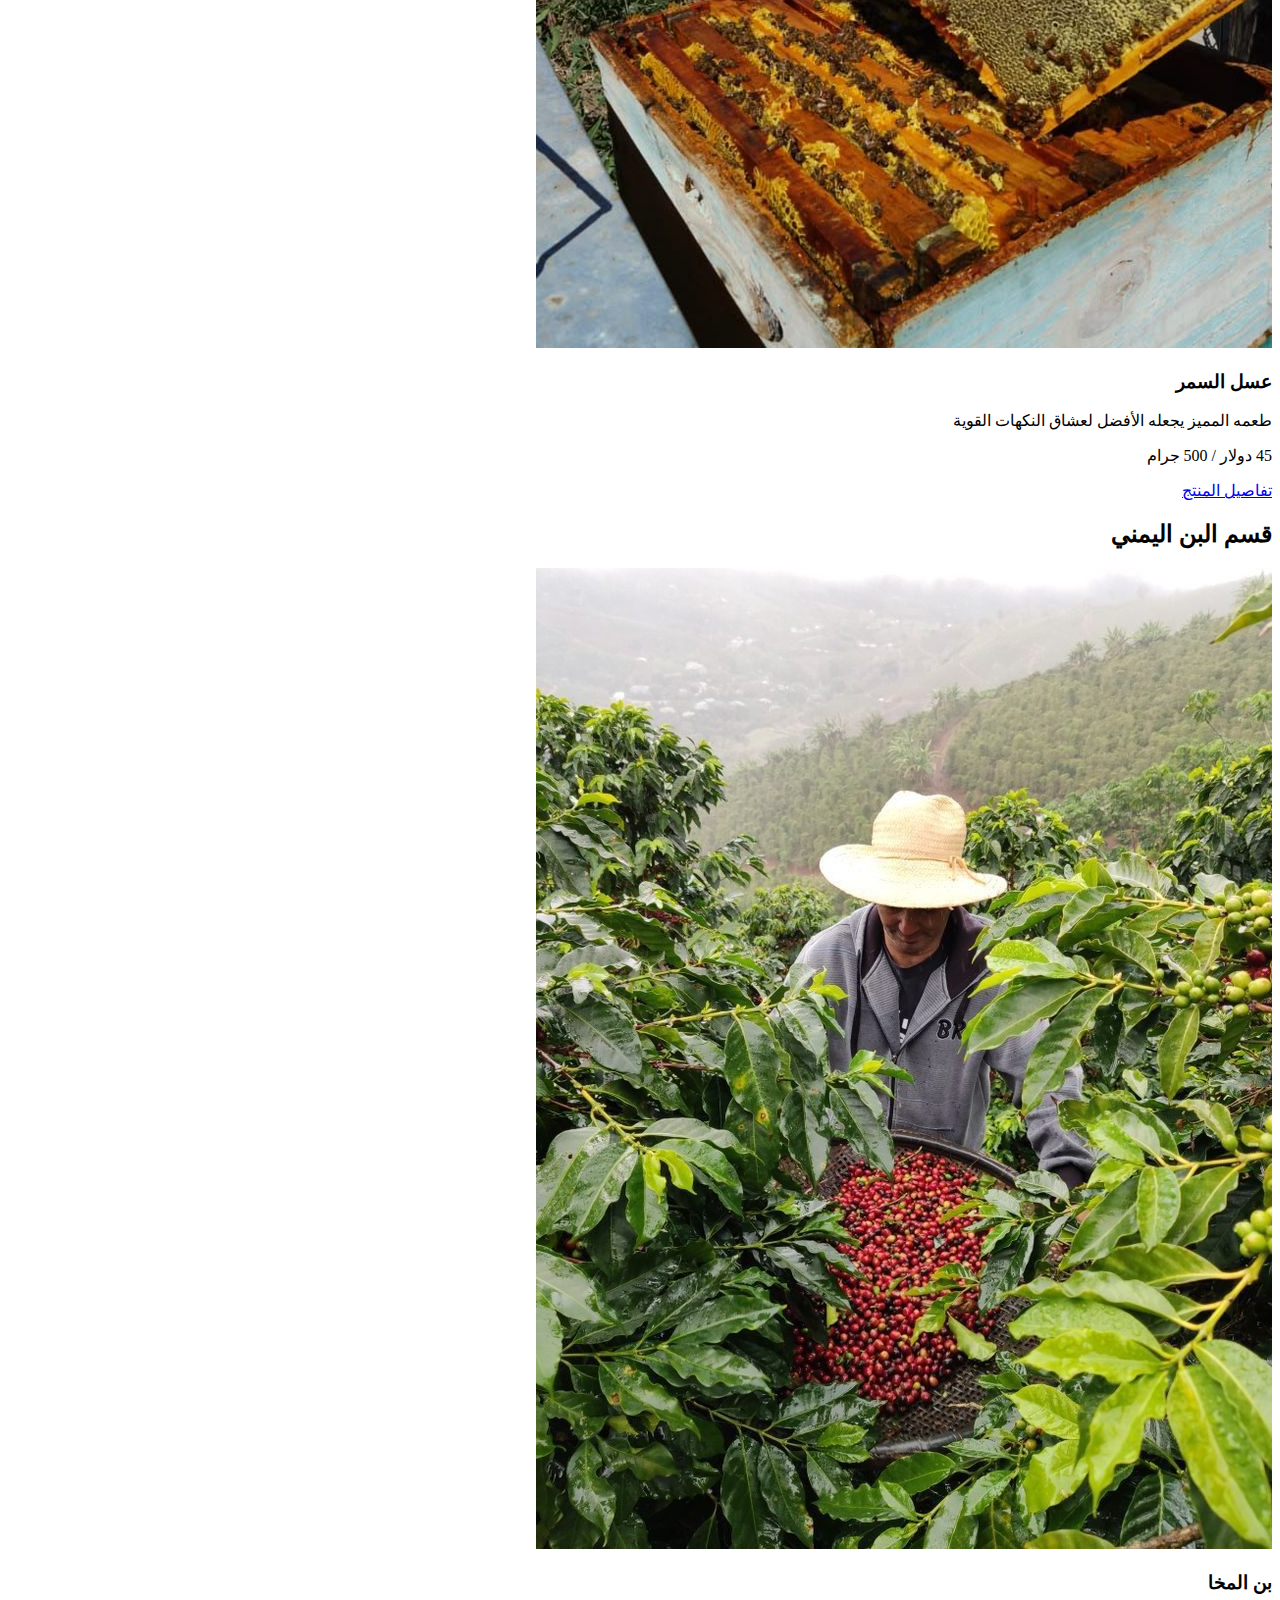
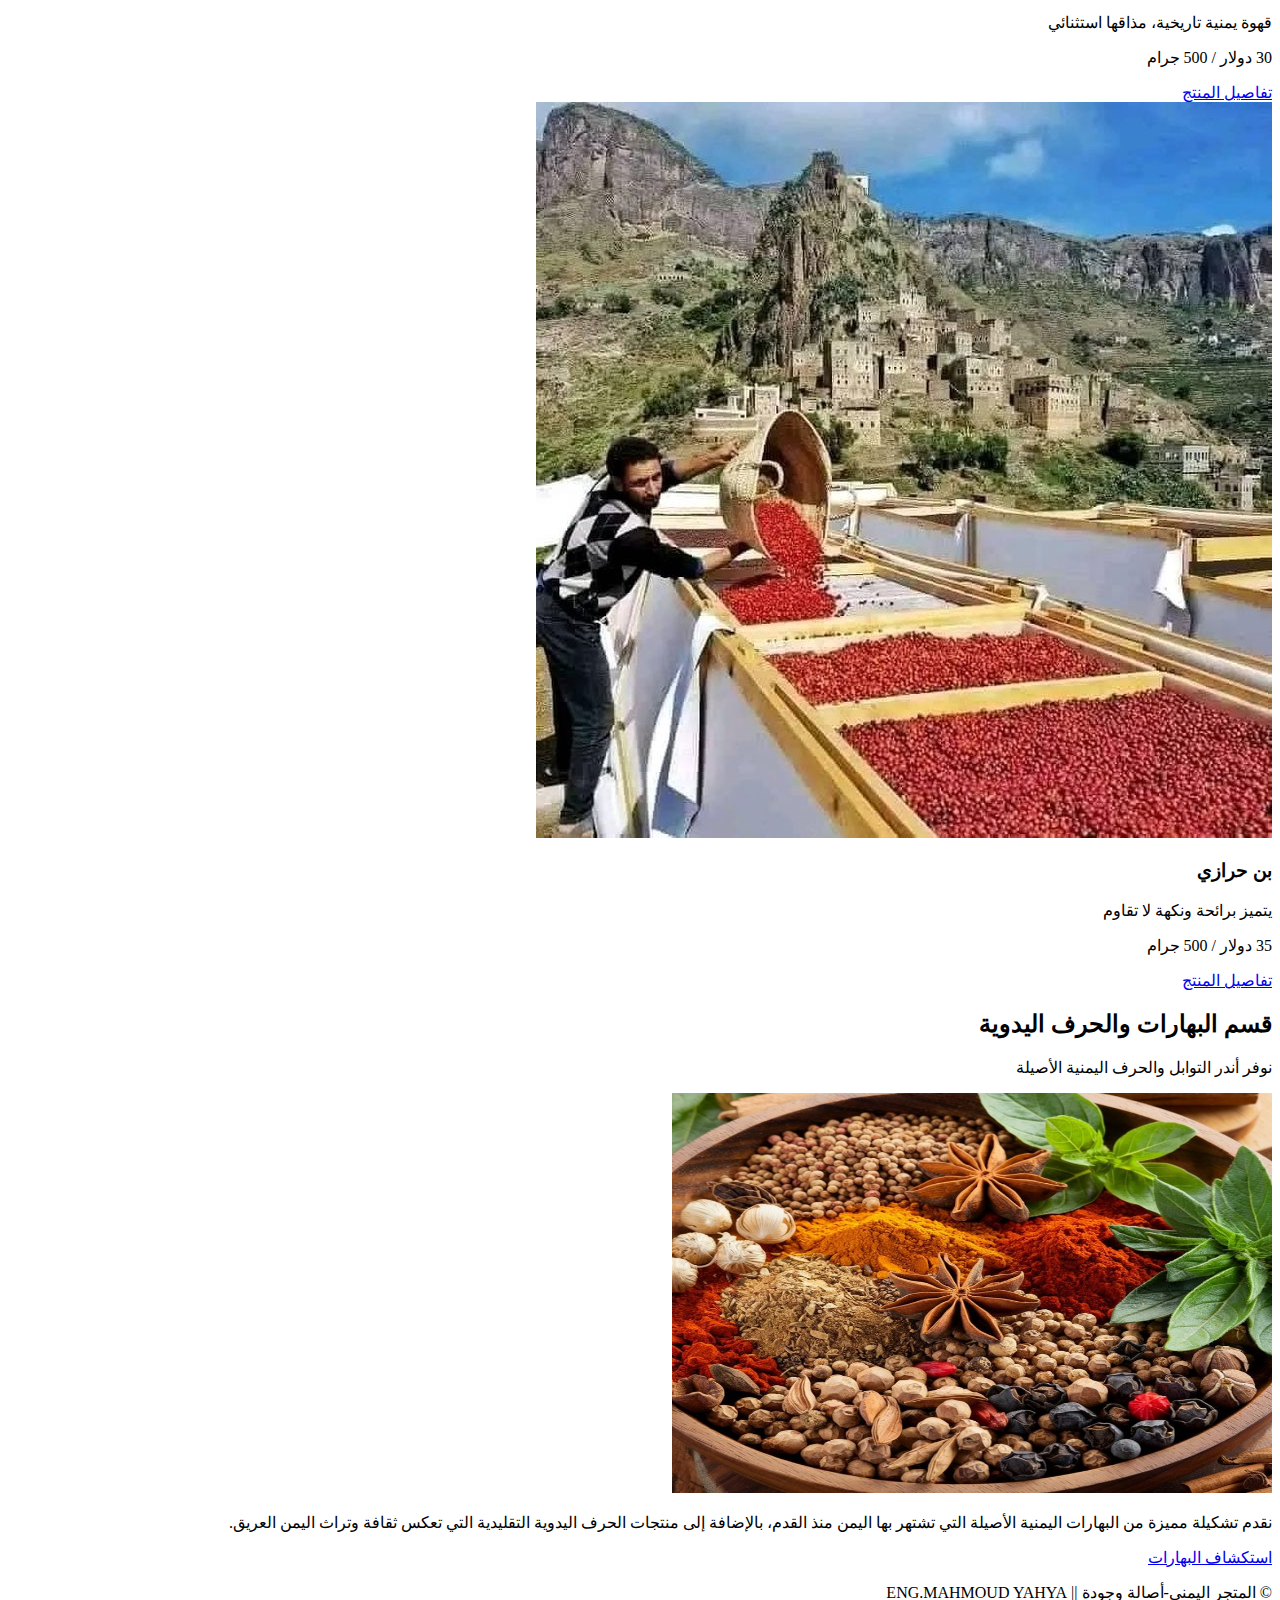
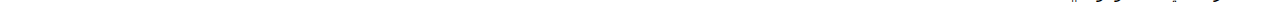
<file: HTML/products.html>
<!DOCTYPE html>
<html lang="ar" dir="rtl">
<head>
    <meta charset="UTF-8">
    <meta name="viewport" content="width=device-width, initial-scale=1.0">
    <link rel="stylesheet" href="C:\Users\hp\Desktop\مشاريعي\YAMANY SORY\CSS\stylesheet.css">
    <title>المنتجات - المتجر اليمني</title>
</head>
<body>
    <header class="header">
        <h1 class="logo">المنتجات</h1>
        <nav class="nav">
            <ul class="nav-list">
                <li><a href="index.html">الرئيسية</a></li>
                <li><a href="about.html">من نحن</a></li>
                <li><a href="contact.html">اتصل بنا</a></li>
                <li><a href="gallery.html">معرض الصور</a></li>
                <li><a href="login.html">تسجيل الدخول</a></li>
                <li><a href="products.html" class="active">المنتجات</a></li>
                <li><a href="C:\Users\hp\Desktop\مشاريعي\YAMANY SORY\HTML\product-product.html">تفاصيل المنتج</a></li>
            </ul>
        </nav>
    </header>
    <main class="main">
        <section class="secA">
            <h2>منتجاتنا – تجربة أصيلة وفاخرة</h2>
            
            <section>
                <h2>قسم العسل اليمني:</h2>
                <div class="product-grid">
                    <div class="product-card">
                        <img src="../images/عسل_2.jpg" alt="عسل السدر">
                        <div class="product-info">
                            <h3>عسل السدر</h3>
                            <p>أغلى أنواع العسل اليمني، معروف بفوائده الصحية</p>
                            <p class="price">50 دولار / 500 جرام</p>
                            <a href="C:\Users\hp\Desktop\مشاريعي\YAMANY SORY\HTML\product-product.html#honey" class="btn">تفاصيل المنتج</a>
                        </div>
                    </div>
                    
                    <div class="product-card">
                        <img src="../images/عسل_5.jpg" alt="عسل السمر">
                        <div class="product-info">
                            <h3>عسل السمر</h3>
                            <p>طعمه المميز يجعله الأفضل لعشاق النكهات القوية</p>
                            <p class="price">45 دولار / 500 جرام</p>
                            <a href="C:\Users\hp\Desktop\مشاريعي\YAMANY SORY\HTML\product-product.html#coffee" class="btn">تفاصيل المنتج</a>
                        </div>
                    </div>
                </div>
            </section>

            <section>
                <h2>قسم البن اليمني</h2>
                <div class="product-grid">
                    <div class="product-card">
                        <img src="../images/بن_5.jpg" alt="بن المخا">
                        <div class="product-info">
                            <h3>بن المخا</h3>
                            <p>قهوة يمنية تاريخية، مذاقها استثنائي</p>
                            <p class="price">30 دولار / 500 جرام</p>
                            <a href="C:\Users\hp\Desktop\مشاريعي\YAMANY SORY\HTML\product-product.html#coffee" class="btn">تفاصيل المنتج</a>
                        </div>
                    </div>
                    
                    <div class="product-card">
                        <img src="../images/تجفيف_البن.jpg" alt="بن حرازي">
                        <div class="product-info">
                            <h3>بن حرازي</h3>
                            <p>يتميز برائحة ونكهة لا تقاوم</p>
                            <p class="price">35 دولار / 500 جرام</p>
                            <a href="C:\Users\hp\Desktop\مشاريعي\YAMANY SORY\HTML\product-product.html#coffee" class="btn">تفاصيل المنتج</a>
                        </div>
                    </div>
                </div>
            </section>

            <section>
                <h2>قسم البهارات والحرف اليدوية</h2>
                <p>نوفر أندر التوابل والحرف اليمنية الأصيلة</p>
                <img src="../images/f6d6956192d44e7a0c9205fd42e6a3e9.jpg" alt="بهارات يمنية" width="600" height="400">
                <p>نقدم تشكيلة مميزة من البهارات اليمنية الأصيلة التي تشتهر بها اليمن منذ القدم، بالإضافة إلى منتجات الحرف اليدوية التقليدية التي تعكس ثقافة وتراث اليمن العريق.</p>
                <a href="#" class="btn">استكشاف البهارات</a>
            </section>
        </section>
    </main>
    <footer>
        <p>&copy; المتجر اليمني-أصالة وجودة || ENG.MAHMOUD YAHYA</p>
    </footer>
</body>
</html>
</file>
<file: css/style.css>
/* تنسيقات أساسية */
        * {
            box-sizing: border-box;
            margin: 0;
            padding: 0;
        }
        
        :root {
            --primary-color: #2c3e50;
            --secondary-color: #e74c3c;
            --accent-color: #3498db;
            --gradient-start: #8e44ad;
            --gradient-end: #3498db;
            --light-color: #ecf0f1;
            --dark-color: #2c3e50;
            --success-color: #2ecc71;
            --warning-color: #f39c12;
            --font-family: 'Segoe UI', Tahoma, Geneva, Verdana, sans-serif;
            --transition: all 0.4s cubic-bezier(0.175, 0.885, 0.32, 1.275);
        }
        
        body {
            font-family: var(--font-family);
            line-height: 1.7;
            color: var(--dark-color);
            background: linear-gradient(135deg, #f5f7fa 0%, #c3cfe2 100%);
            direction: rtl;
            min-height: 100vh;
            padding-bottom: 80px;
            overflow-x: hidden;
        }
        
        .container {
            width: 90%;
            max-width: 1200px;
            margin: 0 auto;
            padding: 20px;
        }
        
        /* تنسيقات الهيدر والتنقل */
        header {
            background: linear-gradient(to right, var(--gradient-start), var(--gradient-end));
            color: white;
            padding: 20px 0;
            position: sticky;
            top: 0;
            z-index: 1000;
            box-shadow: 0 4px 20px rgba(0, 0, 0, 0.15);
            border-bottom: 3px solid rgba(255, 255, 255, 0.2);
        }
        
        nav ul {
            list-style: none;
            text-align: center;
            display: flex;
            flex-wrap: wrap;
            justify-content: center;
            gap: 5px;
        }
        
        nav ul li {
            position: relative;
        }
        
        nav ul li a {
            color: white;
            text-decoration: none;
            font-size: 18px;
            padding: 12px 20px;
            border-radius: 30px;
            transition: var(--transition);
            display: inline-block;
            position: relative;
            z-index: 1;
            overflow: hidden;
        }
        
        nav ul li a:before {
            content: '';
            position: absolute;
            top: 0;
            right: 0;
            width: 0%;
            height: 100%;
            background: rgba(255, 255, 255, 0.2);
            transition: var(--transition);
            z-index: -1;
            border-radius: 30px;
        }
        
        nav ul li a:hover:before {
            width: 100%;
        }
        
        nav ul li a:hover {
            transform: translateY(-3px);
            box-shadow: 0 10px 20px rgba(0, 0, 0, 0.15);
        }
        
        nav ul li a.active {
            background: rgba(255, 255, 255, 0.15);
            backdrop-filter: blur(10px);
            font-weight: bold;
            box-shadow: 0 5px 15px rgba(0, 0, 0, 0.2);
        }
        
        /* تنسيقات العناوين */
        h1 {
            color: var(--primary-color);
            font-size: 3rem;
            margin: 30px 0;
            padding-bottom: 15px;
            text-align: center;
            position: relative;
            text-shadow: 2px 2px 4px rgba(0, 0, 0, 0.1);
        }
        
        h1:after {
            content: '';
            position: absolute;
            bottom: 0;
            right: 50%;
            transform: translateX(50%);
            width: 100px;
            height: 4px;
            background: linear-gradient(to right, var(--gradient-start), var(--gradient-end));
            border-radius: 2px;
        }
        
        h2 {
            color: var(--primary-color);
            font-size: 2.2rem;
            margin: 35px 0 20px;
            padding: 10px 0;
            position: relative;
            display: inline-block;
        }
        
        h2:after {
            content: '';
            position: absolute;
            bottom: 0;
            right: 0;
            width: 100%;
            height: 3px;
            background: linear-gradient(to right, var(--secondary-color), transparent);
            border-radius: 2px;
        }
        
        h3 {
            color: var(--primary-color);
            font-size: 1.6rem;
            margin: 25px 0 15px;
            padding: 8px 0;
            position: relative;
            padding-right: 15px;
        }
        
        h3:before {
            content: '';
            position: absolute;
            right: 0;
            top: 50%;
            transform: translateY(-50%);
            width: 8px;
            height: 8px;
            background: var(--secondary-color);
            border-radius: 50%;
        }
        
        /* تنسيقات الصفحات المشتركة */
        section {
            background: rgba(255, 255, 255, 0.9);
            padding: 35px;
            border-radius: 15px;
            box-shadow: 0 10px 30px rgba(0, 0, 0, 0.1);
            margin: 35px 0;
            backdrop-filter: blur(10px);
            border: 1px solid rgba(255, 255, 255, 0.5);
            position: relative;
            overflow: hidden;
            transition: var(--transition);
        }
        
        section:before {
            content: '';
            position: absolute;
            top: -10px;
            right: -10px;
            width: 50px;
            height: 50px;
            background: linear-gradient(135deg, var(--gradient-start) 0%, var(--gradient-end) 100%);
            border-radius: 50%;
            opacity: 0.1;
            z-index: 0;
        }
        
        section:hover {
            transform: translateY(-5px);
            box-shadow: 0 15px 35px rgba(0, 0, 0, 0.15);
        }
        
        /* تنسيقات تسجيل الدخول والتسجيل */
        .login-container, 
        .register-container {
            max-width: 500px;
            margin: 60px auto;
            padding: 40px;
            background: linear-gradient(to bottom, rgba(255, 255, 255, 0.9), rgba(255, 255, 255, 0.8));
            border-radius: 20px;
            box-shadow: 0 15px 35px rgba(0, 0, 0, 0.15);
            backdrop-filter: blur(10px);
            border: 1px solid rgba(255, 255, 255, 0.6);
            position: relative;
            overflow: hidden;
        }
        
        .login-container:before,
        .register-container:before {
            content: '';
            position: absolute;
            top: 0;
            right: 0;
            width: 100%;
            height: 5px;
            background: linear-gradient(to right, var(--gradient-start), var(--gradient-end));
        }
        
        .form-group {
            margin-bottom: 25px;
            position: relative;
        }
        
        .form-group label {
            display: block;
            margin-bottom: 10px;
            font-weight: bold;
            color: var(--primary-color);
            font-size: 18px;
        }
        
        .form-group input,
        .form-group textarea,
        .form-group select {
            width: 100%;
            padding: 16px 20px;
            border: 2px solid #ddd;
            border-radius: 10px;
            font-size: 17px;
            transition: var(--transition);
            background: rgba(255, 255, 255, 0.8);
        }
        
        .form-group input:focus,
        .form-group textarea:focus,
        .form-group select:focus {
            border-color: var(--accent-color);
            outline: none;
            box-shadow: 0 0 0 4px rgba(52, 152, 219, 0.2);
            transform: translateY(-2px);
        }
        
        button {
            display: block;
            width: 100%;
            padding: 18px;
            background: linear-gradient(to right, var(--gradient-start), var(--gradient-end));
            color: white;
            border: none;
            border-radius: 10px;
            cursor: pointer;
            font-size: 18px;
            font-weight: bold;
            transition: var(--transition);
            position: relative;
            overflow: hidden;
            z-index: 1;
        }
        
        button:before {
            content: '';
            position: absolute;
            top: 0;
            right: 0;
            width: 0%;
            height: 100%;
            background: linear-gradient(to right, var(--secondary-color), var(--accent-color));
            transition: var(--transition);
            z-index: -1;
        }
        
        button:hover:before {
            width: 100%;
        }
        
        button:hover {
            transform: translateY(-5px);
            box-shadow: 0 10px 25px rgba(0, 0, 0, 0.2);
        }
        
        /* تنسيقات السيرة الذاتية */
        .profile {
            display: flex;
            flex-direction: column;
            align-items: center;
            margin-bottom: 40px;
            text-align: center;
            position: relative;
        }
        
        .profile img {
            width: 220px;
            height: 220px;
            border-radius: 50%;
            margin-bottom: 25px;
            object-fit: cover;
            border: 5px solid transparent;
            background: linear-gradient(45deg, var(--gradient-start), var(--gradient-end)) border-box;
            box-shadow: 0 10px 30px rgba(0, 0, 0, 0.2);
            transition: var(--transition);
        }
        
        .profile img:hover {
            transform: scale(1.05);
            box-shadow: 0 15px 35px rgba(0, 0, 0, 0.25);
        }
        
        .bio h3 {
            border-bottom: 3px solid var(--secondary-color);
            padding-bottom: 12px;
            margin-top: 35px;
        }
        
        .bio ul {
            padding-right: 25px;
            margin-bottom: 25px;
        }
        
        .bio li {
            margin-bottom: 15px;
            padding: 12px 0;
            border-bottom: 1px dashed #eee;
            position: relative;
            transition: var(--transition);
        }
        
        .bio li:hover {
            padding-right: 15px;
            background: rgba(52, 152, 219, 0.05);
            border-radius: 8px;
        }
        
        .bio li:before {
            content: '✓';
            color: var(--success-color);
            font-weight: bold;
            margin-left: 10px;
        }
        
        /* تنسيقات المهارات */
        .skills-category {
            margin-bottom: 40px;
            background: linear-gradient(to right, rgba(236, 240, 241, 0.7), rgba(236, 240, 241, 0.4));
            padding: 25px;
            border-radius: 15px;
            border-right: 5px solid var(--secondary-color);
            transition: var(--transition);
            position: relative;
            overflow: hidden;
        }
        
        .skills-category:before {
            content: '';
            position: absolute;
            top: 0;
            right: 0;
            width: 100%;
            height: 100%;
            background: linear-gradient(45deg, var(--gradient-start) 0%, transparent 100%);
            opacity: 0.03;
            z-index: 0;
        }
        
        .skills-category:hover {
            transform: translateX(-10px);
            box-shadow: 0 10px 25px rgba(0, 0, 0, 0.1);
        }
        
        .skills-category ul {
            padding-right: 25px;
            position: relative;
            z-index: 1;
        }
        
        .skills-category li {
            margin-bottom: 15px;
            padding: 12px 15px;
            background: rgba(255, 255, 255, 0.7);
            border-radius: 8px;
            transition: var(--transition);
            display: flex;
            align-items: center;
            box-shadow: 0 4px 10px rgba(0, 0, 0, 0.05);
        }
        
        .skills-category li:hover {
            transform: translateX(-5px);
            background: rgba(255, 255, 255, 0.9);
        }
        
        .skills-category li:before {
            content: '▶';
            color: var(--secondary-color);
            font-weight: bold;
            margin-left: 10px;
            font-size: 12px;
        }
        
        /* تنسيقات الأعمال */
        .projects {
            display: grid;
            grid-template-columns: repeat(auto-fill, minmax(350px, 1fr));
            gap: 30px;
        }
        
        .project {
            background: linear-gradient(to bottom, rgba(255, 255, 255, 0.9), rgba(255, 255, 255, 0.7));
            padding: 25px;
            border-radius: 15px;
            transition: var(--transition);
            border: 1px solid rgba(255, 255, 255, 0.8);
            box-shadow: 0 8px 20px rgba(0, 0, 0, 0.08);
            position: relative;
            overflow: hidden;
        }
        
        .project:before {
            content: '';
            position: absolute;
            top: 0;
            right: 0;
            width: 100%;
            height: 5px;
            background: linear-gradient(to right, var(--gradient-start), var(--gradient-end));
            transform: scaleX(0);
            transform-origin: left;
            transition: var(--transition);
        }
        
        .project:hover:before {
            transform: scaleX(1);
        }
        
        .project:hover {
            transform: translateY(-10px) rotate(2deg);
            box-shadow: 0 15px 35px rgba(0, 0, 0, 0.15);
        }
        
        .project img {
            width: 100%;
            height: 220px;
            object-fit: cover;
            border-radius: 10px;
            margin-bottom: 20px;
            border: 1px solid rgba(0, 0, 0, 0.1);
            transition: var(--transition);
        }
        
        .project:hover img {
            transform: scale(1.05);
        }
        
        .project h3 {
            color: var(--accent-color);
            font-size: 1.8rem;
        }
        
        .project p {
            color: #666;
            margin: 15px 0;
            line-height: 1.8;
        }
        
        .project a {
            display: inline-block;
            padding: 12px 25px;
            background: linear-gradient(to right, var(--gradient-start), var(--gradient-end));
            color: white;
            text-decoration: none;
            border-radius: 30px;
            transition: var(--transition);
            font-weight: bold;
            position: relative;
            overflow: hidden;
            z-index: 1;
        }
        
        .project a:before {
            content: '';
            position: absolute;
            top: 0;
            right: 0;
            width: 0%;
            height: 100%;
            background: linear-gradient(to right, var(--secondary-color), var(--accent-color));
            transition: var(--transition);
            z-index: -1;
            border-radius: 30px;
        }
        
        .project a:hover:before {
            width: 100%;
        }
        
        .project a:hover {
            transform: translateY(-3px);
            box-shadow: 0 8px 20px rgba(0, 0, 0, 0.2);
        }
        
        /* تنسيقات التواصل */
        .contact-section {
            display: grid;
            grid-template-columns: 1fr;
            gap: 40px;
        }
        
        .contact-info ul {
            list-style: none;
            padding: 0;
        }
        
        .contact-info li {
            margin-bottom: 25px;
            padding: 20px;
            background: linear-gradient(to right, rgba(236, 240, 241, 0.7), rgba(236, 240, 241, 0.4));
            border-radius: 12px;
            border-right: 4px solid var(--secondary-color);
            transition: var(--transition);
            display: flex;
            align-items: center;
            box-shadow: 0 5px 15px rgba(0, 0, 0, 0.08);
        }
        
        .contact-info li:hover {
            transform: translateX(-10px);
            background: linear-gradient(to right, rgba(236, 240, 241, 0.9), rgba(236, 240, 241, 0.6));
        }
        
        .contact-info li i {
            font-size: 24px;
            margin-left: 15px;
            color: var(--secondary-color);
        }
        
        .social-links {
            display: flex;
            flex-wrap: wrap;
            gap: 15px;
            margin-top: 30px;
        }
        
        .social-links a {
            display: flex;
            align-items: center;
            justify-content: center;
            width: 60px;
            height: 60px;
            background: linear-gradient(45deg, var(--gradient-start), var(--gradient-end));
            color: white;
            text-decoration: none;
            border-radius: 50%;
            transition: var(--transition);
            font-size: 24px;
            position: relative;
            overflow: hidden;
        }
        
        .social-links a:before {
            content: '';
            position: absolute;
            top: 0;
            right: 0;
            width: 100%;
            height: 100%;
            background: linear-gradient(45deg, var(--secondary-color), var(--accent-color));
            opacity: 0;
            transition: var(--transition);
            border-radius: 50%;
        }
        
        .social-links a:hover:before {
            opacity: 1;
        }
        
        .social-links a:hover {
            transform: translateY(-5px) rotate(10deg);
            box-shadow: 0 10px 25px rgba(0, 0, 0, 0.2);
        }
        
        .social-links a i {
            position: relative;
            z-index: 1;
        }
        
        /* تنسيقات معرض الصور */
        .gallery {
            display: grid;
            grid-template-columns: repeat(auto-fill, minmax(300px, 1fr));
            gap: 25px;
        }
        
        .gallery .photo {
            background: linear-gradient(to bottom, rgba(255, 255, 255, 0.9), rgba(255, 255, 255, 0.7));
            padding: 20px;
            border-radius: 15px;
            text-align: center;
            transition: var(--transition);
            border: 1px solid rgba(255, 255, 255, 0.8);
            box-shadow: 0 8px 20px rgba(0, 0, 0, 0.08);
            position: relative;
            overflow: hidden;
        }
        
        .gallery .photo:before {
            content: '';
            position: absolute;
            top: 0;
            right: 0;
            width: 100%;
            height: 5px;
            background: linear-gradient(to right, var(--gradient-start), var(--gradient-end));
            transform: scaleX(0);
            transform-origin: left;
            transition: var(--transition);
        }
        
        .gallery .photo:hover:before {
            transform: scaleX(1);
        }
        
        .gallery .photo:hover {
            transform: translateY(-8px);
            box-shadow: 0 15px 35px rgba(0, 0, 0, 0.15);
        }
        
        .gallery img {
            width: 100%;
            height: 250px;
            object-fit: cover;
            border-radius: 10px;
            margin-bottom: 15px;
            border: 1px solid rgba(0, 0, 0, 0.1);
            transition: var(--transition);
        }
        
        .gallery .photo:hover img {
            transform: scale(1.05);
        }
        
        .gallery p {
            color: #555;
            font-weight: bold;
            font-size: 18px;
            padding: 10px;
            background: rgba(236, 240, 241, 0.7);
            border-radius: 8px;
            transition: var(--transition);
        }
        
        .gallery .photo:hover p {
            background: rgba(236, 240, 241, 0.9);
            transform: translateY(-5px);
        }
        
        /* تنسيقات الفوتر */
        footer {
            background: linear-gradient(to right, var(--gradient-start), var(--gradient-end));
            color: white;
            text-align: center;
            padding: 30px 0;
            margin-top: 60px;
            position: relative;
            overflow: hidden;
        }
        
        footer:before {
            content: '';
            position: absolute;
            top: 0;
            right: 0;
            width: 100%;
            height: 100%;
            background: url('data:image/svg+xml;utf8,<svg xmlns="http://www.w3.org/2000/svg" viewBox="0 0 100 100" preserveAspectRatio="none"><path d="M0,0 L100,0 L100,100 Z" fill="rgba(255,255,255,0.05)"/></svg>');
            background-size: 100% 100%;
        }
        
        footer p {
            position: relative;
            z-index: 1;
            font-size: 18px;
        }
        
        /* تأثيرات للعناصر التفاعلية */
        a, button, .project, .skills-category, .contact-info li, .gallery .photo {
            transition: var(--transition);
        }
        
        /* تحسينات للنصوص */
        p, li {
            line-height: 1.9;
            font-size: 18px;
        }
        
        ul {
            margin-bottom: 25px;
        }
        
        /* تخصيص شريط التمرير */
        ::-webkit-scrollbar {
            width: 12px;
        }
        
        ::-webkit-scrollbar-track {
            background: #f1f1f1;
            border-radius: 10px;
        }
        
        ::-webkit-scrollbar-thumb {
            background: linear-gradient(to bottom, var(--gradient-start), var(--gradient-end));
            border-radius: 10px;
            border: 2px solid #f1f1f1;
        }
        
        ::-webkit-scrollbar-thumb:hover {
            background: linear-gradient(to bottom, var(--secondary-color), var(--accent-color));
        }
        
        /* رسوم متحركة */
        @keyframes fadeIn {
            from { opacity: 0; transform: translateY(20px); }
            to { opacity: 1; transform: translateY(0); }
        }
        
        section, .login-container, .register-container {
            animation: fadeIn 0.8s ease-out;
        }
        
        /* وسائط استعلام للاستجابة */
        @media (min-width: 992px) {
            .profile {
                flex-direction: row;
                text-align: right;
            }
            
            .profile img {
                margin-left: 40px;
                margin-bottom: 0;
            }
            
            .contact-section {
                grid-template-columns: 1fr 1fr;
            }
            
            nav ul li {
                margin: 0 10px;
            }
            
            h1 {
                text-align: right;
            }
        }
        
        @media (max-width: 991px) {
            .container {
                width: 95%;
                padding: 15px;
            }
            
            .login-container,
            .register-container {
                margin: 40px auto;
                padding: 30px;
            }
            
            .projects,
            .gallery {
                grid-template-columns: repeat(auto-fill, minmax(300px, 1fr));
            }
            
            section {
                padding: 25px;
            }
            
            h1 {
                font-size: 2.5rem;
            }
            
            h2 {
                font-size: 2rem;
            }
        }
        
        @media (max-width: 768px) {
            nav ul {
                flex-direction: column;
                align-items: center;
                gap: 10px;
            }
            
            nav ul li {
                width: 100%;
                text-align: center;
            }
            
            nav ul li a {
                display: block;
                padding: 15px;
            }
            
            .profile img {
                width: 180px;
                height: 180px;
            }
            
            .login-container,
            .register-container {
                padding: 25px;
            }
            
            .projects,
            .gallery {
                grid-template-columns: 1fr;
            }
            
            h1 {
                font-size: 2.2rem;
            }
        }
        
        @media (max-width: 480px) {
            h1 {
                font-size: 1.8rem;
            }
            
            h2 {
                font-size: 1.6rem;
            }
            
            h3 {
                font-size: 1.4rem;
            }
            
            section {
                padding: 20px;
            }
            
            .profile img {
                width: 150px;
                height: 150px;
            }
            
            .login-container,
            .register-container {
                padding: 20px;
            }
            
            .social-links a {
                width: 50px;
                height: 50px;
                font-size: 20px;
            }
        }
</file>
